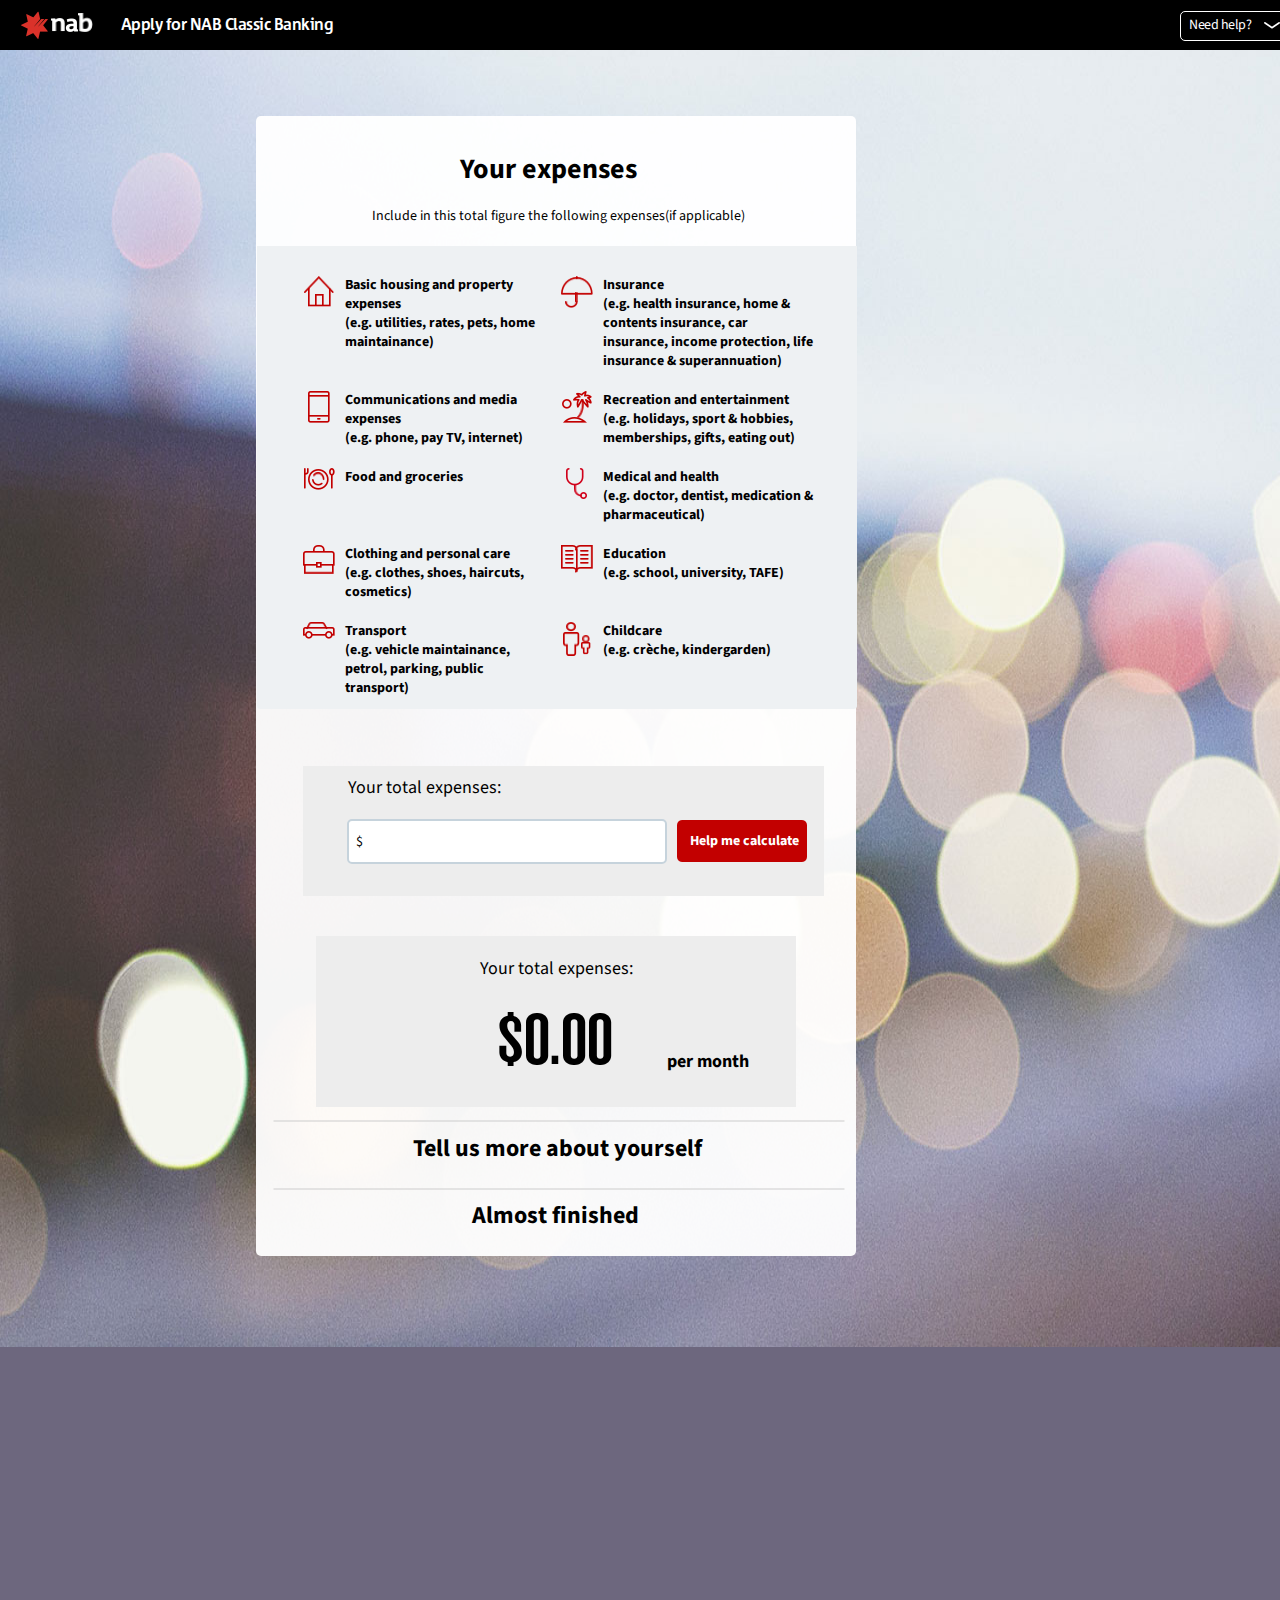
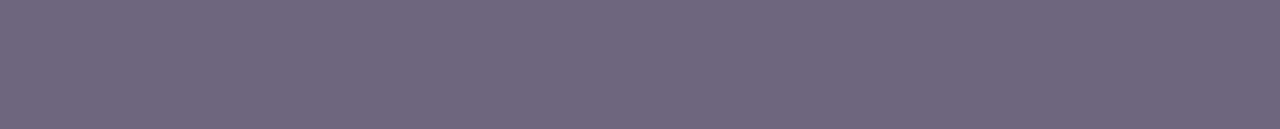
<file: AnimaPackage-Web-HzzC0/index.html>
<html>
    <head>
        <link href="./img/favicon.png" rel="shortcut icon"/>
        <meta charset="utf-8"/>
        <meta content="width=1440px, maximum-scale=1.0" name="viewport"/>
        <link href="./css/a11RewardSaverCrossSellProposed1Before.css" rel="stylesheet" type="text/css"/>
        <meta content="Launchpad by Anima" name="author">
        </meta>
    </head>
    <body style="margin: 0;
 background: rgba(109, 103, 126, 1.0);">
        <input id="anPageName" name="page" type="hidden" value="a11rewardsavercrosssellproposed1before"/>
        <div class="a11-reward-saver-cross-sell-proposed1-before">
            <div style="width: 1440px; height: 200%; position:relative; margin:auto;">
                <div class="accountsbackground">
                    <img anima-src="./img/12 reward saver  cross sell proposed1fillbefore mask.png" class="mask" src="[data-uri]"/>
                    <img anima-src="./img/12 reward saver  cross sell proposed1fillbefore accountsbackground.png" class="image1" src="[data-uri]"/>
                </div>
                <div class="components-navbar">
                    <div class="navbar">
                        <div class="rectangle1">
                        </div>
                        <div class="nab-horizontal-spot-flat-star-reverse">
                            <img anima-src="./img/12 reward saver  cross sell proposed1fillbefore fill 1.png" class="fill1" src="[data-uri]"/>
                            <img anima-src="./img/12 reward saver  cross sell proposed1fillbefore fill 2.png" class="fill2" src="[data-uri]"/>
                            <img anima-src="./img/12 reward saver  cross sell proposed1fillbefore  group 6.png" class="group6" src="[data-uri]"/>
                        </div>
                        <div class="apply-for-nab-classi">
                            Apply for NAB Classic Banking
                        </div>
                        <div class="button-ghost-with-dropdown">
                            <div class="need-help">
                                Need help?
                            </div>
                            <div class="rectangle2">
                            </div>
                            <img anima-src="./img/12 reward saver  cross sell proposed1fillbefore fill 1  1.png" class="image2" src="[data-uri]"/>
                        </div>
                        <div class="icons-padlock">
                            <img anima-src="./img/12 reward saver  cross sell proposed1fillbefore  iconspadlock.png" class="image3" src="[data-uri]"/>
                        </div>
                    </div>
                    <div class="secured-by-nab">
                        Secured by NAB
                    </div>
                </div>
                <div class="background-copy">
                </div>
                <img anima-src="./img/11 reward saver  cross sell proposed1beforerectangle 4 copy 8.png" class="rectangle4-copy8" src="[data-uri]"/>
                <div class="future-nav">
                    <img anima-src="./img/12 reward saver  cross sell proposed1fillbefore line copy 2.png" class="line-copy2" src="[data-uri]"/>
                    <div class="tell-us-more-about-y">
                        Tell us more about yourself
                    </div>
                </div>
                <div class="future-nav-copy">
                    <img anima-src="./img/12 reward saver  cross sell proposed1fillbefore line copy 2.png" class="image4" src="[data-uri]"/>
                    <div class="almost-finished">
                        Almost finished
                    </div>
                </div>
                <div class="your-expenses">
                    Your expenses
                </div>
                <img anima-src="./img/12 reward saver  cross sell proposed1fillbefore rectangle 4 copy.png" class="rectangle4-copy" src="[data-uri]"/>
                <div class="include-in-this-tota">
                    Include in this total figure the following expenses(if applicable)
                </div>
                <div class="home2">
                    <img anima-src="./img/11 reward saver  cross sell proposed1beforeshape.png" class="shape" src="[data-uri]"/>
                    <img anima-src="./img/11 reward saver  cross sell proposed1beforeshape  1.png" class="image5" src="[data-uri]"/>
                    <img anima-src="./img/11 reward saver  cross sell proposed1beforeshape  2.png" class="image6" src="[data-uri]"/>
                </div>
                <div class="phone1">
                    <img anima-src="./img/11 reward saver  cross sell proposed1beforeshape  3.png" class="image7" src="[data-uri]"/>
                    <img anima-src="./img/11 reward saver  cross sell proposed1beforeshape  5.png" class="image8" src="[data-uri]"/>
                    <img anima-src="./img/11 reward saver  cross sell proposed1beforeshape  5.png" class="image9" src="[data-uri]"/>
                    <img anima-src="./img/11 reward saver  cross sell proposed1beforeshape  6.png" class="image10" src="[data-uri]"/>
                </div>
                <div class="bag141">
                    <img anima-src="./img/11 reward saver  cross sell proposed1beforeshape  7.png" class="image11" src="[data-uri]"/>
                    <img anima-src="./img/11 reward saver  cross sell proposed1beforeshape  8.png" class="image12" src="[data-uri]"/>
                    <img anima-src="./img/11 reward saver  cross sell proposed1beforeshape  9.png" class="image13" src="[data-uri]"/>
                    <img anima-src="./img/11 reward saver  cross sell proposed1beforeshape  10.png" class="image14" src="[data-uri]"/>
                </div>
                <div class="car41">
                    <img anima-src="./img/11 reward saver  cross sell proposed1beforeshape  11.png" class="image15" src="[data-uri]"/>
                    <img anima-src="./img/11 reward saver  cross sell proposed1beforeshape  12.png" class="image16" src="[data-uri]"/>
                    <img anima-src="./img/11 reward saver  cross sell proposed1beforeshape  13.png" class="image17" src="[data-uri]"/>
                    <img anima-src="./img/11 reward saver  cross sell proposed1beforeshape  14.png" class="image18" src="[data-uri]"/>
                    <img anima-src="./img/11 reward saver  cross sell proposed1beforeshape  15.png" class="image19" src="[data-uri]"/>
                </div>
                <div class="insurance1">
                    <img anima-src="./img/11 reward saver  cross sell proposed1beforeshape  16.png" class="image20" src="[data-uri]"/>
                    <img anima-src="./img/11 reward saver  cross sell proposed1beforeshape  17.png" class="image21" src="[data-uri]"/>
                    <img anima-src="./img/11 reward saver  cross sell proposed1beforeshape  18.png" class="image22" src="[data-uri]"/>
                    <img anima-src="./img/11 reward saver  cross sell proposed1beforeshape  19.png" class="image23" src="[data-uri]"/>
                </div>
                <div class="island1">
                    <img anima-src="./img/11 reward saver  cross sell proposed1beforeshape  20.png" class="image24" src="[data-uri]"/>
                    <img anima-src="./img/11 reward saver  cross sell proposed1beforeshape  21.png" class="image25" src="[data-uri]"/>
                    <img anima-src="./img/11 reward saver  cross sell proposed1beforeshape  22.png" class="image26" src="[data-uri]"/>
                    <img anima-src="./img/11 reward saver  cross sell proposed1beforeshape  23.png" class="image27" src="[data-uri]"/>
                </div>
                <div class="health-equipment-finance-calculator1">
                    <img anima-src="./img/11 reward saver  cross sell proposed1beforeshape  24.png" class="image28" src="[data-uri]"/>
                    <img anima-src="./img/11 reward saver  cross sell proposed1beforeshape  25.png" class="image29" src="[data-uri]"/>
                    <img anima-src="./img/11 reward saver  cross sell proposed1beforeshape  26.png" class="image30" src="[data-uri]"/>
                </div>
                <div class="book201">
                    <img anima-src="./img/11 reward saver  cross sell proposed1beforeshape  27.png" class="image31" src="[data-uri]"/>
                    <img anima-src="./img/11 reward saver  cross sell proposed1beforeshape  28.png" class="image32" src="[data-uri]"/>
                    <img anima-src="./img/11 reward saver  cross sell proposed1beforeshape  36.png" class="image33" src="[data-uri]"/>
                    <img anima-src="./img/11 reward saver  cross sell proposed1beforeshape  36.png" class="image34" src="[data-uri]"/>
                    <img anima-src="./img/11 reward saver  cross sell proposed1beforeshape  36.png" class="image35" src="[data-uri]"/>
                    <img anima-src="./img/11 reward saver  cross sell proposed1beforeshape  36.png" class="image36" src="[data-uri]"/>
                    <img anima-src="./img/11 reward saver  cross sell proposed1beforeshape  36.png" class="image37" src="[data-uri]"/>
                    <img anima-src="./img/11 reward saver  cross sell proposed1beforeshape  36.png" class="image38" src="[data-uri]"/>
                    <img anima-src="./img/11 reward saver  cross sell proposed1beforeshape  36.png" class="image39" src="[data-uri]"/>
                    <img anima-src="./img/11 reward saver  cross sell proposed1beforeshape  36.png" class="image40" src="[data-uri]"/>
                </div>
                <div class="meal1">
                    <img anima-src="./img/11 reward saver  cross sell proposed1beforeshape  37.png" class="image41" src="[data-uri]"/>
                    <img anima-src="./img/11 reward saver  cross sell proposed1beforeshape  38.png" class="image42" src="[data-uri]"/>
                    <img anima-src="./img/11 reward saver  cross sell proposed1beforeshape  39.png" class="image43" src="[data-uri]"/>
                    <img anima-src="./img/11 reward saver  cross sell proposed1beforeshape  40.png" class="image44" src="[data-uri]"/>
                    <img anima-src="./img/11 reward saver  cross sell proposed1beforeshape  41.png" class="image45" src="[data-uri]"/>
                    <img anima-src="./img/11 reward saver  cross sell proposed1beforeshape  42.png" class="image46" src="[data-uri]"/>
                    <img anima-src="./img/11 reward saver  cross sell proposed1beforeshape  43.png" class="image47" src="[data-uri]"/>
                </div>
                <div class="basic-housing-and-pr">
                    Basic housing and property expenses
                    <br/>
                    (e.g. utilities, rates, pets, home maintainance)
                </div>
                <div class="iconchildcare">
                    <div class="group">
                        <div class="group1">
                            <img anima-src="./img/11 reward saver  cross sell proposed1beforeshape  44.png" class="image48" src="[data-uri]"/>
                            <img anima-src="./img/11 reward saver  cross sell proposed1beforeshape  45.png" class="image49" src="[data-uri]"/>
                        </div>
                        <div class="male21">
                            <img anima-src="./img/11 reward saver  cross sell proposed1beforeshape  46.png" class="image50" src="[data-uri]"/>
                            <img anima-src="./img/11 reward saver  cross sell proposed1beforeshape  47.png" class="image51" src="[data-uri]"/>
                        </div>
                    </div>
                </div>
                <div class="communications-and-m">
                    Communications and media expenses
                    <br/>
                    (e.g. phone, pay TV, internet)
                </div>
                <div class="food-and-groceries">
                    Food and groceries
                </div>
                <div class="clothing-and-persona">
                    Clothing and personal care
                    <br/>
                    (e.g. clothes, shoes, haircuts, cosmetics)
                </div>
                <div class="transport-eg-vehi">
                    Transport
                    <br/>
                    (e.g. vehicle maintainance, petrol, parking, public transport)
                </div>
                <div class="insurance-eg-heal">
                    Insurance
                    <br/>
                    (e.g. health insurance, home &amp; contents insurance, car insurance, income protection, life insurance &amp; superannuation)
                </div>
                <div class="recreation-and-enter">
                    Recreation and entertainment
                    <br/>
                    (e.g. holidays, sport &amp; hobbies, memberships, gifts, eating out)
                </div>
                <div class="medical-and-health">
                    Medical and health
                    <br/>
                    (e.g. doctor, dentist, medication &amp; pharmaceutical)
                </div>
                <div class="education-eg-scho">
                    Education
                    <br/>
                    (e.g. school, university, TAFE)
                </div>
                <div class="childcare-eg-crc">
                    Childcare
                    <br/>
                    (e.g. crèche, kindergarden)
                </div>
                <div class="home2-copy">
                    <img anima-src="./img/11 reward saver  cross sell proposed1beforeshape  48.png" class="image52" src="[data-uri]"/>
                    <img anima-src="./img/11 reward saver  cross sell proposed1beforeshape  49.png" class="image53" src="[data-uri]"/>
                    <img anima-src="./img/11 reward saver  cross sell proposed1beforeshape  50.png" class="image54" src="[data-uri]"/>
                </div>
                <div class="rectangle8">
                </div>
                <div class="your-total-expenses">
                    Your total expenses:
                </div>
                <div class="dropdown-copy9">
                    <input type="number" class="field-border" name ="number_input">
                  </input>
                    <div class="label1">
                        $
                    </div>
                </div>
                <div class="button-help-cal">
                    <img anima-src="./img/11 reward saver  cross sell proposed1beforerectangle 50.png" class="rectangle50" src="[data-uri]"/>
                    <div class="help-me-calculate">
                        Help me calculate
                    </div>
                </div>
                <div class="total-expenses">
                    <div class="view1">
                    </div>
                    <div class="a000_page1">
                        $0.00
                    </div>
                    <div class="per-month">
                        per month
                    </div>
                    <div class="label2">
                        Your total expenses:
                    </div>
                </div>
            </div>
        </div>
        <!-- Scripts -->
        <script>
            anima_isHidden = function(e) {
                if (!(e instanceof HTMLElement)) return !1;
                if (getComputedStyle(e).display == "none") return !0; else if (e.parentNode && anima_isHidden(e.parentNode)) return !0;
                return !1;
            };
            anima_loadAsyncSrcForTag = function(tag) {
                var elements = document.getElementsByTagName(tag);
                var toLoad = [];
                for (var i = 0; i < elements.length; i++) {
                    var e = elements[i];
                    var src = e.getAttribute("src");
                    var loaded = (src != undefined && src.length > 0 && src != '[data-uri]');
                    if (loaded) continue;
                    var asyncSrc = e.getAttribute("anima-src");
                    if (asyncSrc == undefined || asyncSrc.length == 0) continue;
                    if (anima_isHidden(e)) continue;
                    toLoad.push(e);
                }
                toLoad.sort(function(a, b) {
                    return anima_getTop(a) - anima_getTop(b);
                });
                for (var i = 0; i < toLoad.length; i++) {
                    var e = toLoad[i];
                    var asyncSrc = e.getAttribute("anima-src");
                    e.setAttribute("src", asyncSrc);
                }
            };
            anima_pauseHiddenVideos = function(tag) {
                var elements = document.getElementsByTagName("video");
                for (var i = 0; i < elements.length; i++) {
                    var e = elements[i];
                    var isPlaying = !!(e.currentTime > 0 && !e.paused && !e.ended && e.readyState > 2);
                    var isHidden = anima_isHidden(e);
                    if (!isPlaying && !isHidden && e.getAttribute("autoplay") == "autoplay") {
                        e.play();
                    } else if (isPlaying && isHidden) {
                        e.pause();
                    }
                }
            };
            anima_loadAsyncSrc = function(tag) {
                anima_loadAsyncSrcForTag("img");
                anima_loadAsyncSrcForTag("iframe");
                anima_loadAsyncSrcForTag("video");
                anima_pauseHiddenVideos();
            };
            var anima_getTop = function(e) {
                var top = 0;
                do {
                    top += e.offsetTop || 0;
                    e = e.offsetParent;
                } while (e);
                return top;
            };
            anima_loadAsyncSrc();
            anima_old_onResize = window.onresize;
            anima_new_onResize = undefined;
            anima_updateOnResize = function() {
                if (anima_new_onResize == undefined || window.onresize != anima_new_onResize) {
                    anima_new_onResize = function(x) {
                        if (anima_old_onResize != undefined) anima_old_onResize(x);
                        anima_loadAsyncSrc();
                    };
                    window.onresize = anima_new_onResize;
                    setTimeout(function() {
                        anima_updateOnResize();
                    }, 3000);
                }
            };
            anima_updateOnResize();
            setTimeout(function() {
                anima_loadAsyncSrc();
            }, 200);
        </script>
        <!-- End of Scripts -->

        <script
  src="https://code.jquery.com/jquery-3.2.1.js"
  integrity="sha256-DZAnKJ/6XZ9si04Hgrsxu/8s717jcIzLy3oi35EouyE="
  crossorigin="anonymous"></script>
        <script src="file:///Users/userUser/Desktop/AnimaPackage-Web-HzzC0/main/main.js"></script>
    </body>
</html>
</file>
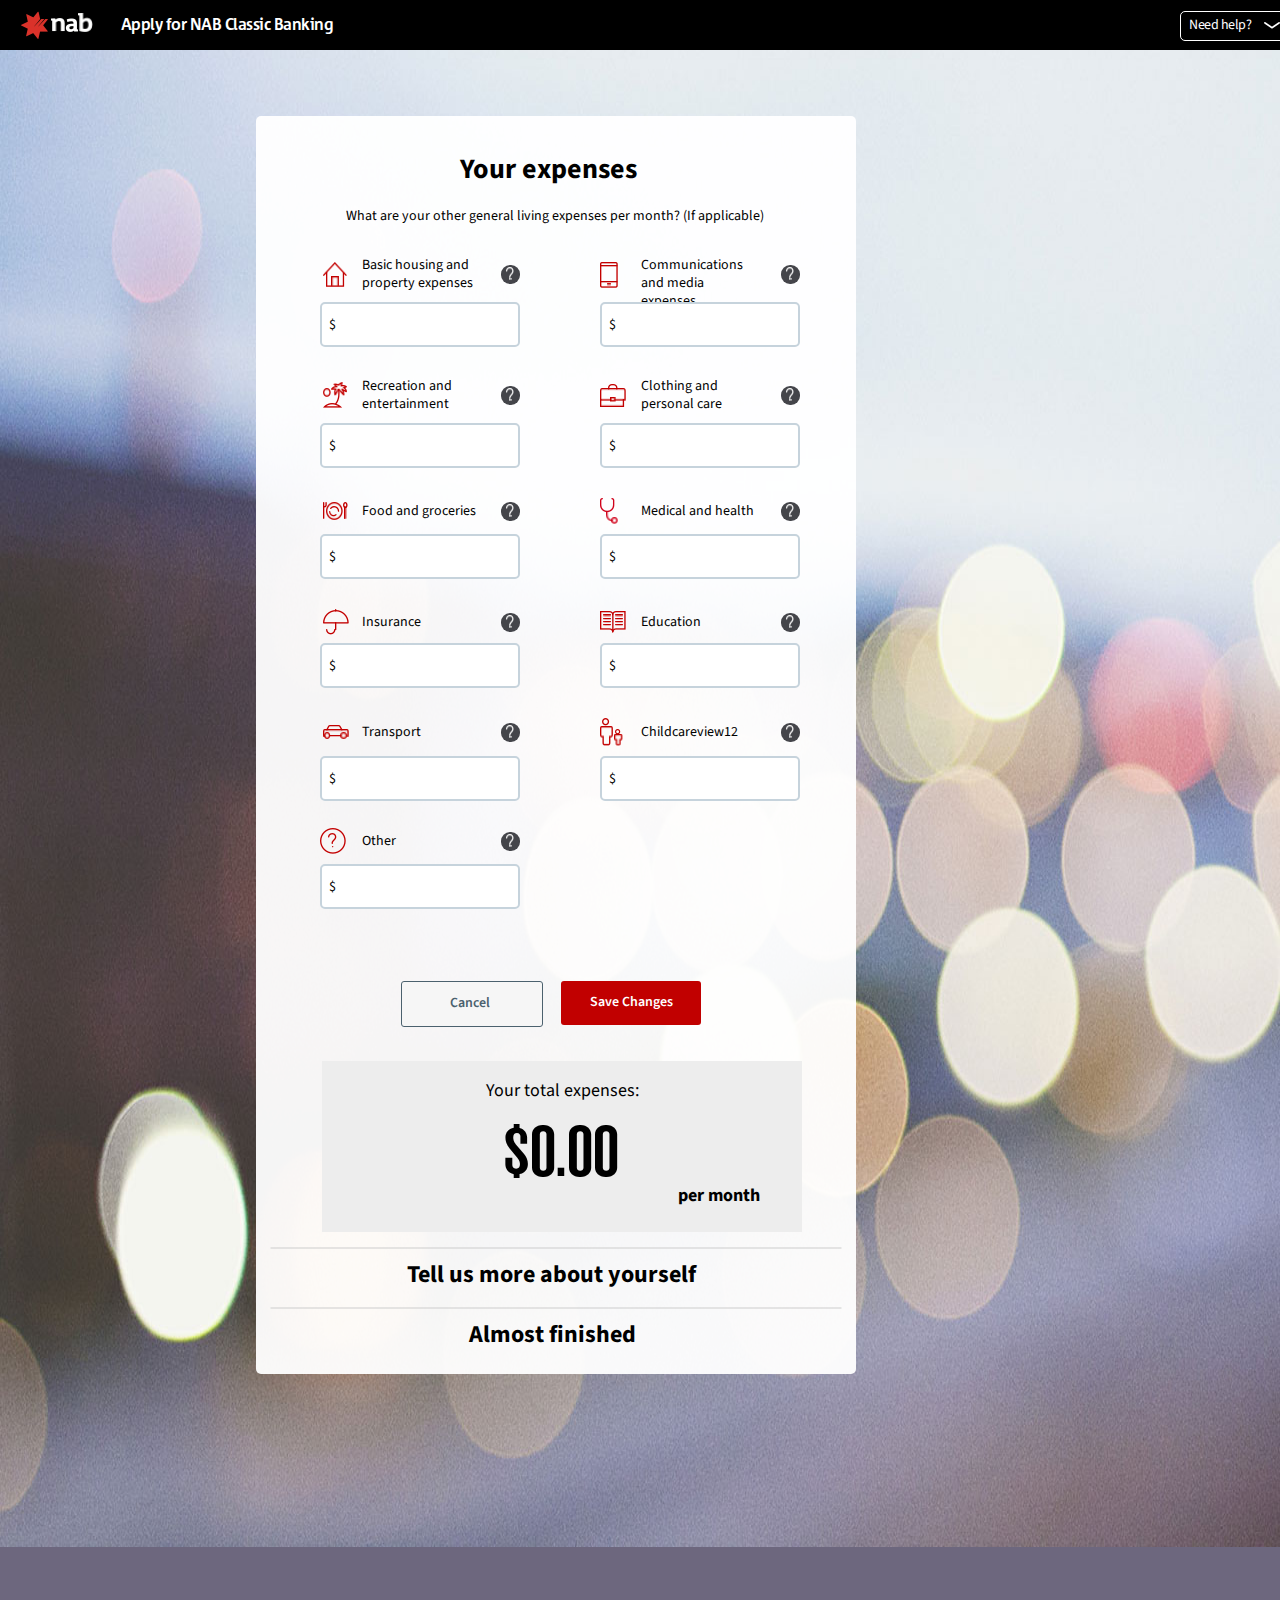
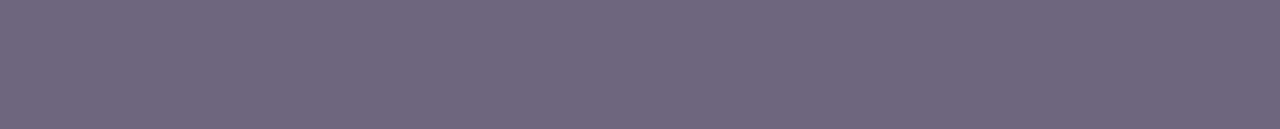
<file: a12rewardsavercrosssellproposed1fillbefore.html>
<html>
    <head>
        <link href="./img/favicon.png" rel="shortcut icon"/>
        <meta charset="utf-8"/>
        <meta content="width=1440px, maximum-scale=1.0" name="viewport"/>
        <link href="./css/a12RewardSaverCrossSellProposed1FillBefore.css" rel="stylesheet" type="text/css"/>
        <meta content="Launchpad by Anima" name="author">
        </meta>
    </head>
    <body style="margin: 0;
 background: rgba(109, 103, 126, 1.0);">
        <input id="anPageName" name="page" type="hidden" value="a12rewardsavercrosssellproposed1fillbefore"/>
        <div class="a12-reward-saver-cross-sell-proposed1-fill-before">
            <div style="width: 1440px; height: 100%; position:relative; margin:auto;">
                <div class="accountsbackground">
                    <img anima-src="./img/12 reward saver  cross sell proposed1fillbefore mask.png" class="mask" src="[data-uri]"/>
                    <img anima-src="./img/12 reward saver  cross sell proposed1fillbefore accountsbackground.png" class="image1" src="[data-uri]"/>
                </div>
                <div class="components-navbar">
                    <div class="navbar">
                        <div class="rectangle1">
                        </div>
                        <div class="nab-horizontal-spot-flat-star-reverse">
                            <img anima-src="./img/12 reward saver  cross sell proposed1fillbefore fill 1.png" class="fill1" src="[data-uri]"/>
                            <img anima-src="./img/12 reward saver  cross sell proposed1fillbefore fill 2.png" class="fill2" src="[data-uri]"/>
                            <img anima-src="./img/12 reward saver  cross sell proposed1fillbefore  group 6.png" class="group6" src="[data-uri]"/>
                        </div>
                        <div class="apply-for-nab-classi">
                            Apply for NAB Classic Banking
                        </div>
                        <div class="button-ghost-with-dropdown">
                            <div class="need-help">
                                Need help?
                            </div>
                            <div class="rectangle2">
                            </div>
                            <img anima-src="./img/12 reward saver  cross sell proposed1fillbefore fill 1  1.png" class="image2" src="[data-uri]"/>
                        </div>
                        <div class="icons-padlock">
                            <img anima-src="./img/12 reward saver  cross sell proposed1fillbefore  iconspadlock.png" class="image3" src="[data-uri]"/>
                        </div>
                    </div>
                    <div class="secured-by-nab">
                        Secured by NAB
                    </div>
                </div>
                <div class="background-copy">
                </div>
                <div class="future-nav">
                    <img anima-src="./img/12 reward saver  cross sell proposed1fillbefore line copy 2.png" class="line-copy2" src="[data-uri]"/>
                    <div class="tell-us-more-about-y">
                        Tell us more about yourself
                    </div>
                </div>
                <div class="future-nav-copy">
                    <img anima-src="./img/12 reward saver  cross sell proposed1fillbefore line copy 2.png" class="image4" src="[data-uri]"/>
                    <div class="almost-finished">
                        Almost finished
                    </div>
                </div>
                <div class="your-expenses">
                    Your expenses
                </div>
                <img anima-src="./img/12 reward saver  cross sell proposed1fillbefore rectangle 4 copy.png" class="rectangle4-copy" src="[data-uri]"/>
                <div class="what-are-your-other">
                    What are your other general living expenses per month? (If applicable)
                </div>
                <div class="home2">
                    <img anima-src="./img/12 reward saver  cross sell proposed1fillbefore shape.png" class="shape" src="[data-uri]"/>
                    <img anima-src="./img/12 reward saver  cross sell proposed1fillbefore shape  1.png" class="image5" src="[data-uri]"/>
                    <img anima-src="./img/12 reward saver  cross sell proposed1fillbefore shape  2.png" class="image6" src="[data-uri]"/>
                </div>
                <div class="phone1">
                    <img anima-src="./img/12 reward saver  cross sell proposed1fillbefore shape  3.png" class="image7" src="[data-uri]"/>
                    <img anima-src="./img/12 reward saver  cross sell proposed1fillbefore shape  5.png" class="image8" src="[data-uri]"/>
                    <img anima-src="./img/12 reward saver  cross sell proposed1fillbefore shape  5.png" class="image9" src="[data-uri]"/>
                    <img anima-src="./img/12 reward saver  cross sell proposed1fillbefore shape  6.png" class="image10" src="[data-uri]"/>
                </div>
                <div class="bag141">
                    <img anima-src="./img/12 reward saver  cross sell proposed1fillbefore shape  7.png" class="image11" src="[data-uri]"/>
                    <img anima-src="./img/12 reward saver  cross sell proposed1fillbefore shape  8.png" class="image12" src="[data-uri]"/>
                    <img anima-src="./img/12 reward saver  cross sell proposed1fillbefore shape  9.png" class="image13" src="[data-uri]"/>
                    <img anima-src="./img/12 reward saver  cross sell proposed1fillbefore shape  10.png" class="image14" src="[data-uri]"/>
                </div>
                <div class="car41">
                    <img anima-src="./img/12 reward saver  cross sell proposed1fillbefore shape  11.png" class="image15" src="[data-uri]"/>
                    <img anima-src="./img/12 reward saver  cross sell proposed1fillbefore shape  12.png" class="image16" src="[data-uri]"/>
                    <img anima-src="./img/12 reward saver  cross sell proposed1fillbefore shape  13.png" class="image17" src="[data-uri]"/>
                    <img anima-src="./img/12 reward saver  cross sell proposed1fillbefore shape  14.png" class="image18" src="[data-uri]"/>
                    <img anima-src="./img/12 reward saver  cross sell proposed1fillbefore shape  15.png" class="image19" src="[data-uri]"/>
                </div>
                <div class="insurance1">
                    <img anima-src="./img/12 reward saver  cross sell proposed1fillbefore shape  16.png" class="image20" src="[data-uri]"/>
                    <img anima-src="./img/12 reward saver  cross sell proposed1fillbefore shape  17.png" class="image21" src="[data-uri]"/>
                    <img anima-src="./img/12 reward saver  cross sell proposed1fillbefore shape  18.png" class="image22" src="[data-uri]"/>
                    <img anima-src="./img/12 reward saver  cross sell proposed1fillbefore shape  19.png" class="image23" src="[data-uri]"/>
                </div>
                <div class="island1">
                    <img anima-src="./img/12 reward saver  cross sell proposed1fillbefore shape  20.png" class="image24" src="[data-uri]"/>
                    <img anima-src="./img/12 reward saver  cross sell proposed1fillbefore shape  21.png" class="image25" src="[data-uri]"/>
                    <img anima-src="./img/12 reward saver  cross sell proposed1fillbefore shape  22.png" class="image26" src="[data-uri]"/>
                    <img anima-src="./img/12 reward saver  cross sell proposed1fillbefore shape  23.png" class="image27" src="[data-uri]"/>
                </div>
                <div class="health-equipment-finance-calculator1">
                    <img anima-src="./img/12 reward saver  cross sell proposed1fillbefore shape  24.png" class="image28" src="[data-uri]"/>
                    <img anima-src="./img/12 reward saver  cross sell proposed1fillbefore shape  25.png" class="image29" src="[data-uri]"/>
                    <img anima-src="./img/12 reward saver  cross sell proposed1fillbefore shape  26.png" class="image30" src="[data-uri]"/>
                </div>
                <div class="book201">
                    <img anima-src="./img/12 reward saver  cross sell proposed1fillbefore shape  27.png" class="image31" src="[data-uri]"/>
                    <img anima-src="./img/12 reward saver  cross sell proposed1fillbefore shape  28.png" class="image32" src="[data-uri]"/>
                    <img anima-src="./img/12 reward saver  cross sell proposed1fillbefore shape  36.png" class="image33" src="[data-uri]"/>
                    <img anima-src="./img/12 reward saver  cross sell proposed1fillbefore shape  36.png" class="image34" src="[data-uri]"/>
                    <img anima-src="./img/12 reward saver  cross sell proposed1fillbefore shape  36.png" class="image35" src="[data-uri]"/>
                    <img anima-src="./img/12 reward saver  cross sell proposed1fillbefore shape  36.png" class="image36" src="[data-uri]"/>
                    <img anima-src="./img/12 reward saver  cross sell proposed1fillbefore shape  36.png" class="image37" src="[data-uri]"/>
                    <img anima-src="./img/12 reward saver  cross sell proposed1fillbefore shape  36.png" class="image38" src="[data-uri]"/>
                    <img anima-src="./img/12 reward saver  cross sell proposed1fillbefore shape  36.png" class="image39" src="[data-uri]"/>
                    <img anima-src="./img/12 reward saver  cross sell proposed1fillbefore shape  36.png" class="image40" src="[data-uri]"/>
                </div>
                <div class="meal1">
                    <img anima-src="./img/12 reward saver  cross sell proposed1fillbefore shape  37.png" class="image41" src="[data-uri]"/>
                    <img anima-src="./img/12 reward saver  cross sell proposed1fillbefore shape  38.png" class="image42" src="[data-uri]"/>
                    <img anima-src="./img/12 reward saver  cross sell proposed1fillbefore shape  39.png" class="image43" src="[data-uri]"/>
                    <img anima-src="./img/12 reward saver  cross sell proposed1fillbefore shape  40.png" class="image44" src="[data-uri]"/>
                    <img anima-src="./img/12 reward saver  cross sell proposed1fillbefore shape  41.png" class="image45" src="[data-uri]"/>
                    <img anima-src="./img/12 reward saver  cross sell proposed1fillbefore shape  42.png" class="image46" src="[data-uri]"/>
                    <img anima-src="./img/12 reward saver  cross sell proposed1fillbefore shape  43.png" class="image47" src="[data-uri]"/>
                </div>
                <div class="basic-housing-and-pr">
                    Basic housing and property expenses
                </div>
                <div class="group">
                    <div class="group1">
                        <img anima-src="./img/12 reward saver  cross sell proposed1fillbefore shape  44.png" class="image48" src="[data-uri]"/>
                        <img anima-src="./img/12 reward saver  cross sell proposed1fillbefore shape  45.png" class="image49" src="[data-uri]"/>
                    </div>
                    <div class="male21">
                        <img anima-src="./img/12 reward saver  cross sell proposed1fillbefore shape  46.png" class="image50" src="[data-uri]"/>
                        <img anima-src="./img/12 reward saver  cross sell proposed1fillbefore shape  47.png" class="image51" src="[data-uri]"/>
                    </div>
                </div>
                <div class="question1">
                    <div class="path">
                    </div>
                    <img anima-src="./img/12 reward saver  cross sell proposed1fillbefore shape  68.png" class="image52" src="[data-uri]"/>
                    <img anima-src="./img/12 reward saver  cross sell proposed1fillbefore shape  69.png" class="image53" src="[data-uri]"/>
                </div>
                <div class="question1-copy3">
                    <div class="view1">
                    </div>
                    <img anima-src="./img/12 reward saver  cross sell proposed1fillbefore shape  68.png" class="image54" src="[data-uri]"/>
                    <img anima-src="./img/12 reward saver  cross sell proposed1fillbefore shape  69.png" class="image55" src="[data-uri]"/>
                </div>
                <div class="question1-copy5">
                    <div class="view2">
                    </div>
                    <img anima-src="./img/12 reward saver  cross sell proposed1fillbefore shape  68.png" class="image56" src="[data-uri]"/>
                    <img anima-src="./img/12 reward saver  cross sell proposed1fillbefore shape  69.png" class="image57" src="[data-uri]"/>
                </div>
                <div class="question1-copy7">
                    <div class="view3">
                    </div>
                    <img anima-src="./img/12 reward saver  cross sell proposed1fillbefore shape  68.png" class="image58" src="[data-uri]"/>
                    <img anima-src="./img/12 reward saver  cross sell proposed1fillbefore shape  69.png" class="image59" src="[data-uri]"/>
                </div>
                <div class="question1-copy9">
                    <div class="view4">
                    </div>
                    <img anima-src="./img/12 reward saver  cross sell proposed1fillbefore shape  68.png" class="image60" src="[data-uri]"/>
                    <img anima-src="./img/12 reward saver  cross sell proposed1fillbefore shape  69.png" class="image61" src="[data-uri]"/>
                </div>
                <div class="question1-copy11">
                    <div class="view5">
                    </div>
                    <img anima-src="./img/12 reward saver  cross sell proposed1fillbefore shape  68.png" class="image62" src="[data-uri]"/>
                    <img anima-src="./img/12 reward saver  cross sell proposed1fillbefore shape  69.png" class="image63" src="[data-uri]"/>
                </div>
                <div class="question1-copy2">
                    <div class="view6">
                    </div>
                    <img anima-src="./img/12 reward saver  cross sell proposed1fillbefore shape  68.png" class="image64" src="[data-uri]"/>
                    <img anima-src="./img/12 reward saver  cross sell proposed1fillbefore shape  69.png" class="image65" src="[data-uri]"/>
                </div>
                <div class="question1-copy4">
                    <div class="view7">
                    </div>
                    <img anima-src="./img/12 reward saver  cross sell proposed1fillbefore shape  68.png" class="image66" src="[data-uri]"/>
                    <img anima-src="./img/12 reward saver  cross sell proposed1fillbefore shape  69.png" class="image67" src="[data-uri]"/>
                </div>
                <div class="question1-copy6">
                    <div class="view8">
                    </div>
                    <img anima-src="./img/12 reward saver  cross sell proposed1fillbefore shape  68.png" class="image68" src="[data-uri]"/>
                    <img anima-src="./img/12 reward saver  cross sell proposed1fillbefore shape  69.png" class="image69" src="[data-uri]"/>
                </div>
                <div class="question1-copy8">
                    <div class="view9">
                    </div>
                    <img anima-src="./img/12 reward saver  cross sell proposed1fillbefore shape  68.png" class="image70" src="[data-uri]"/>
                    <img anima-src="./img/12 reward saver  cross sell proposed1fillbefore shape  69.png" class="image71" src="[data-uri]"/>
                </div>
                <div class="view10">
                    <div class="question1-copy10">
                        <div class="view11">
                        </div>
                        <div class="question2">
                            <img anima-src="./img/12 reward saver  cross sell proposed1fillbefore shape  68.png" class="image72" src="[data-uri]"/>
                        </div>
                        <img anima-src="./img/12 reward saver  cross sell proposed1fillbefore shape  69.png" class="image73" src="[data-uri]"/>
                    </div>
                </div>
                <div class="communications-and-m">
                    Communications and media expenses
                </div>
                <div class="food-and-groceries">
                    Food and groceries
                </div>
                <div class="clothing-and-persona">
                    Clothing and personal care
                </div>
                <div class="transport">
                    Transport
                </div>
                <div class="other">
                    Other
                </div>
                <div class="insurance">
                    Insurance
                </div>
                <div class="recreation-and-enter">
                    Recreation and entertainment
                </div>
                <div class="medical-and-health">
                    Medical and health
                </div>
                <div class="education">
                    Education
                </div>
                <div class="childcare">
                    Childcareview12
                </div>
                <div class="dropdown-copy2">
                    <input type="number" class="field-border_page2" name="number1">
                  </input>
                    <div class="label1">
                        $
                    </div>
                </div>
                <div class="dropdown-copy4">
                    <input type="number" class="view12" name ="number2">
                  </input>
                    <div class="label2">
                        $
                    </div>
                </div>view12
                <div class="dropdown-copy5">
                    <input type="number" class="view13" name = "number3">
                  </input>
                    <div class="label3">
                        $
                    </div>
                </div>
                <div class="dropdown-copy7">
                    <input type ="number" class="view14" name = "number4">
                  </input>
                    <div class="label4">
                        $
                    </div>
                </div>
                <div class="dropdown-copy9">
                    <input type ="number" class="view15" name = "number5">
                  </input>
                    <div class="label5">
                        $
                    </div>
                </div>
                <div class="dropdown-copy11">
                    <input type="number" class="view16" name = "number6">
                  </input>
                    <div class="label6">
                        $
                    </div>
                </div>
                <div class="dropdown-copy13">
                    <input type = "number" class="view17" name = "number7">
                  </input>
                    <div class="label7">
                        $
                    </div>
                </div>
                <div class="dropdown-copy6">
                    <input type="number" class="view18" name = "number9">
                  </input>
                    <div class="label8">
                        $
                    </div>
                </div>
                <div class="dropdown-copy8">
                   <input type="number" class="view19" name = "number10">
                 </input>
                    <div class="label9">
                        $
                    </div>
                </div>
                <div class="dropdown-copy10">
                    <input type="number" class="view20" name = "number11">
                  </input>
                    <div class="label10">
                        $
                    </div>
                </div>
                <div class="dropdown-copy12">
                    <input type="number" class="view21" name = "number12">
                  </input>
                    <div class="label11">
                        $
                    </div>
                </div>
                <div class="question1-copy">
                    <img anima-src="./img/12 reward saver  cross sell proposed1fillbefore shape  70.png" class="image74" src="[data-uri]"/>
                    <img anima-src="./img/12 reward saver  cross sell proposed1fillbefore shape  71.png" class="image75" src="[data-uri]"/>
                    <img anima-src="./img/12 reward saver  cross sell proposed1fillbefore shape  72.png" class="image76" src="[data-uri]"/>
                </div>
                <div class="rectangle8">
                </div>
                <div class="a000">
                    $0.00
                </div>
                <div class="per-month">
                    per month
                </div>
                <div class="your-total-expenses">
                    Your total expenses:
                </div>
                <div class="view22">
                    <div class="group4">
                        <div class="rectangle6">
                        </div>
                        <div class="save-changes">
                            Save Changes
                        </div>
                    </div>
                </div>
                <div class="group5">
                    <div class="rectangle6-copy">
                    </div>
                    <div class="cancel">
                        Cancel
                    </div>
                </div>
            </div>
        </div>
        <!-- Scripts -->
        <script>
            anima_isHidden = function(e) {
                if (!(e instanceof HTMLElement)) return !1;
                if (getComputedStyle(e).display == "none") return !0; else if (e.parentNode && anima_isHidden(e.parentNode)) return !0;
                return !1;
            };
            anima_loadAsyncSrcForTag = function(tag) {
                var elements = document.getElementsByTagName(tag);
                var toLoad = [];
                for (var i = 0; i < elements.length; i++) {
                    var e = elements[i];
                    var src = e.getAttribute("src");
                    var loaded = (src != undefined && src.length > 0 && src != '[data-uri]');
                    if (loaded) continue;
                    var asyncSrc = e.getAttribute("anima-src");
                    if (asyncSrc == undefined || asyncSrc.length == 0) continue;
                    if (anima_isHidden(e)) continue;
                    toLoad.push(e);
                }
                toLoad.sort(function(a, b) {
                    return anima_getTop(a) - anima_getTop(b);
                });
                for (var i = 0; i < toLoad.length; i++) {
                    var e = toLoad[i];
                    var asyncSrc = e.getAttribute("anima-src");
                    e.setAttribute("src", asyncSrc);
                }
            };
            anima_pauseHiddenVideos = function(tag) {
                var elements = document.getElementsByTagName("video");
                for (var i = 0; i < elements.length; i++) {
                    var e = elements[i];
                    var isPlaying = !!(e.currentTime > 0 && !e.paused && !e.ended && e.readyState > 2);
                    var isHidden = anima_isHidden(e);
                    if (!isPlaying && !isHidden && e.getAttribute("autoplay") == "autoplay") {
                        e.play();
                    } else if (isPlaying && isHidden) {
                        e.pause();
                    }
                }
            };
            anima_loadAsyncSrc = function(tag) {
                anima_loadAsyncSrcForTag("img");
                anima_loadAsyncSrcForTag("iframe");
                anima_loadAsyncSrcForTag("video");
                anima_pauseHiddenVideos();
            };
            var anima_getTop = function(e) {
                var top = 0;
                do {
                    top += e.offsetTop || 0;
                    e = e.offsetParent;
                } while (e);
                return top;
            };
            anima_loadAsyncSrc();
            anima_old_onResize = window.onresize;
            anima_new_onResize = undefined;
            anima_updateOnResize = function() {
                if (anima_new_onResize == undefined || window.onresize != anima_new_onResize) {
                    anima_new_onResize = function(x) {
                        if (anima_old_onResize != undefined) anima_old_onResize(x);
                        anima_loadAsyncSrc();
                    };
                    window.onresize = anima_new_onResize;
                    setTimeout(function() {
                        anima_updateOnResize();
                    }, 3000);
                }
            };
            anima_updateOnResize();
            setTimeout(function() {
                anima_loadAsyncSrc();
            }, 200);
        </script>
        <!-- End of Scripts -->

        <script
  src="https://code.jquery.com/jquery-3.2.1.js"
  integrity="sha256-DZAnKJ/6XZ9si04Hgrsxu/8s717jcIzLy3oi35EouyE="
  crossorigin="anonymous"></script>
        <script src="file:///Users/userUser/Desktop/AnimaPackage-Web-HzzC0/main/main.js"></script>
    </body>
</html>
</file>
<file: AnimaPackage-Web-HzzC0/css/a11RewardSaverCrossSellProposed1Before.css>
@import url('https://fonts.googleapis.com/css?family=Source+Sans+Pro:400,700,600');

@font-face {
  font-family: "CorpidC1-Bold";
  src: url('../fonts/CorpidC1-Bold.otf') format("opentype");
}
@font-face {
  font-family: "NABImpact";
  src: url('../fonts/NAB Impact-Regular.otf') format("opentype");
}

.a11-reward-saver-cross-sell-proposed1-before {
  width               : 100%;
  min-width           : 1440px;
  height              : 100%;
  min-height          : 1729px;
  position            : relative;
  overflow            : hidden;
  margin              : 0px;
  background          : rgba(109, 103, 126, 1.0);
}
a {
  text-decoration     : none;
}
div {
  -webkit-text-size-adjust: none;
}
.a11-reward-saver-cross-sell-proposed1-before .accountsbackground {
  background          : rgba(255, 255, 255, 0.0);
  top                 : 33px;
  height              : 110%;
  width               : 1522px;
  position            : absolute;
  margin              : 0;
  left                : -36px;
  overflow            : hidden;
}
.a11-reward-saver-cross-sell-proposed1-before .accountsbackground .mask {
  background          : rgba(255, 255, 255, 0.0);
  top                 : 0px;
  height              : 1092px;
  width               : 1522px;
  position            : absolute;
  margin              : 0;
  left                : 0px;
}
.a11-reward-saver-cross-sell-proposed1-before .accountsbackground .image1 {
  background          : rgba(255, 255, 255, 0.0);
  top                 : 14px;
  height              : 1300px;
  width               : 1920px;
  position            : absolute;
  margin              : 0;
  left                : -204px;
}
.a11-reward-saver-cross-sell-proposed1-before .components-navbar {
  background          : rgba(255, 255, 255, 0.0);
  top                 : 0px;
  height              : 50px;
  width               : 1440px;
  position            : absolute;
  margin              : 0;
  left                : 0px;
}
.a11-reward-saver-cross-sell-proposed1-before .components-navbar .navbar {
  background          : rgba(255, 255, 255, 0.0);
  top                 : 0px;
  height              : 50px;
  width               : 1440px;
  position            : absolute;
  margin              : 0;
  left                : 0px;
}
.a11-reward-saver-cross-sell-proposed1-before .components-navbar .navbar .rectangle1 {
  background          : rgba(0, 0, 0, 1.0);
  top                 : 0px;
  height              : 50px;
  width               : 105.7%;
  position            : absolute;
  margin              : 0;
  left                : 0px;
  margin-left         : -2.2em;
}
.a11-reward-saver-cross-sell-proposed1-before .components-navbar .navbar .nab-horizontal-spot-flat-star-reverse {
  background          : rgba(255, 255, 255, 0.0);
  top                 : 11px;
  height              : 28px;
  width               : 72px;
  position            : absolute;
  margin              : 0;
  left                : 21px;
}
.a11-reward-saver-cross-sell-proposed1-before .components-navbar .navbar .nab-horizontal-spot-flat-star-reverse .fill1 {
  background          : rgba(255, 255, 255, 0.0);
  top                 : 7px;
  height              : 14px;
  width               : 14px;
  position            : absolute;
  margin              : 0;
  left                : 30px;
}
.a11-reward-saver-cross-sell-proposed1-before .components-navbar .navbar .nab-horizontal-spot-flat-star-reverse .fill2 {
  background          : rgba(255, 255, 255, 0.0);
  top                 : 2px;
  height              : 19px;
  width               : 15px;
  position            : absolute;
  margin              : 0;
  left                : 57px;
}
.a11-reward-saver-cross-sell-proposed1-before .components-navbar .navbar .nab-horizontal-spot-flat-star-reverse .group6 {
  background          : rgba(255, 255, 255, 0.0);
  top                 : 0px;
  height              : 28px;
  width               : 58px;
  position            : absolute;
  margin              : 0;
  left                : 0px;
}
.a11-reward-saver-cross-sell-proposed1-before .components-navbar .navbar .apply-for-nab-classi {
  background          : rgba(255, 255, 255, 0.0);
  top                 : 14px;
  height              : auto;
  width               : auto;
  position            : absolute;
  margin              : 0;
  left                : 121px;
  font-family         : "CorpidC1-Bold", Helvetica, Arial, serif;
  font-size           : 16.0px;
  color               : rgba(255, 255, 255, 1.0);
  text-align          : left;
  letter-spacing      : -0.51px;
  line-height         : 20.0px;
}
.a11-reward-saver-cross-sell-proposed1-before .components-navbar .navbar .button-ghost-with-dropdown {
  background          : rgba(255, 255, 255, 0.0);
  top                 : 11px;
  height              : 28px;
  width               : 111px;
  position            : absolute;
  margin              : 0;
  left                : 1180px;
}
.a11-reward-saver-cross-sell-proposed1-before .components-navbar .navbar .button-ghost-with-dropdown .need-help {
  background          : rgba(255, 255, 255, 0.0);
  top                 : 5px;
  height              : auto;
  width               : auto;
  position            : absolute;
  margin              : 0;
  left                : 9px;
  font-family         : "Source Sans Pro", Helvetica, Arial, serif;
  font-weight         : 400;
  font-style          : normal;
  font-size           : 14.0px;
  color               : rgba(255, 255, 255, 1.0);
  text-align          : left;
  letter-spacing      : -0.45px;
  line-height         : 18.0px;
}
.a11-reward-saver-cross-sell-proposed1-before .components-navbar .navbar .button-ghost-with-dropdown .rectangle2 {
  background          : rgba(255, 255, 255, 0.0);
  top                 : 0px;
  height              : 28px;
  width               : 111px;
  position            : absolute;
  margin              : 0;
  left                : 0px;
  border-radius       : 5px;
  border-style        : solid;
  border-width        : 1;
  border-color        : rgba(255, 255, 255, 1.0);
}
.a11-reward-saver-cross-sell-proposed1-before .components-navbar .navbar .button-ghost-with-dropdown .image2 {
  background          : rgba(255, 255, 255, 0.0);
  top                 : 11px;
  height              : 7px;
  width               : 16px;
  position            : absolute;
  margin              : 0;
  left                : 84px;
}
.a11-reward-saver-cross-sell-proposed1-before .components-navbar .navbar .icons-padlock {
  background          : rgba(255, 255, 255, 0.0);
  top                 : 15px;
  height              : 19px;
  width               : 18px;
  position            : absolute;
  margin              : 0;
  left                : 1311px;
  opacity             : 0.6;
}
.a11-reward-saver-cross-sell-proposed1-before .components-navbar .navbar .icons-padlock .image3 {
  background          : rgba(255, 255, 255, 0.0);
  top                 : 0px;
  height              : 19px;
  width               : 18px;
  position            : relative;
  margin              : 0;
  left                : 0px;
  opacity             : 0.6;
}
.a11-reward-saver-cross-sell-proposed1-before .components-navbar .secured-by-nab {
  background          : rgba(255, 255, 255, 0.0);
  top                 : 17px;
  height              : auto;
  width               : auto;
  position            : absolute;
  margin              : 0;
  left                : 1336px;
  font-family         : "CorpidC1-Bold", Helvetica, Arial, serif;
  font-size           : 12.0px;
  color               : rgba(154, 154, 154, 1.0);
  text-align          : left;
  letter-spacing      : -0.39px;
  line-height         : 15.0px;
}
.a11-reward-saver-cross-sell-proposed1-before .background-copy {
  background          : rgba(255, 255, 255, 0.95);
  top                 : 116px;
  height              : 1140px;
  width               : 600px;
  position            : absolute;
  margin              : 0;
  left                : 256px;
  border-radius       : 5px;
}
.a11-reward-saver-cross-sell-proposed1-before .rectangle4-copy8 {
  background          : rgba(255, 255, 255, 0.0);
  top                 : 246px;
  height              : 463px;
  width               : 600px;
  position            : absolute;
  margin              : 0;
  left                : 257px;
}
.a11-reward-saver-cross-sell-proposed1-before .future-nav {
  background          : rgba(255, 255, 255, 0.0);
  top                 : 1120px;
  height              : 44px;
  width               : 572px;
  position            : absolute;
  margin              : 0;
  left                : 273px;
}
.a11-reward-saver-cross-sell-proposed1-before .future-nav .line-copy2 {
  background          : rgba(255, 255, 255, 0.0);
  top                 : 0px;
  height              : 2px;
  width               : 572px;
  position            : absolute;
  margin              : 0;
  left                : 0px;
}
.a11-reward-saver-cross-sell-proposed1-before .future-nav .tell-us-more-about-y {
  background          : rgba(255, 255, 255, 0.0);
  top                 : 13px;
  height              : auto;
  width               : 290px;
  position            : absolute;
  margin              : 0;
  left                : 139px;
  font-family         : "Source Sans Pro", Helvetica, Arial, serif;
  font-weight         : 700;
  font-style          : normal;
  font-size           : 24.0px;
  color               : rgba(0, 0, 0, 1.0);
  text-align          : center;
  line-height         : 31.0px;
}
.a11-reward-saver-cross-sell-proposed1-before .future-nav-copy {
  background          : rgba(255, 255, 255, 0.0);
  top                 : 1188px;
  height              : 43px;
  width               : 572px;
  position            : absolute;
  margin              : 0;
  left                : 273px;
}
.a11-reward-saver-cross-sell-proposed1-before .future-nav-copy .image4 {
  background          : rgba(255, 255, 255, 0.0);
  top                 : 0px;
  height              : 2px;
  width               : 572px;
  position            : absolute;
  margin              : 0;
  left                : 0px;
}
.a11-reward-saver-cross-sell-proposed1-before .future-nav-copy .almost-finished {
  background          : rgba(255, 255, 255, 0.0);
  top                 : 12px;
  height              : auto;
  width               : auto;
  position            : absolute;
  margin              : 0;
  left                : 199px;
  font-family         : "Source Sans Pro", Helvetica, Arial, serif;
  font-weight         : 700;
  font-style          : normal;
  font-size           : 24.0px;
  color               : rgba(0, 0, 0, 1.0);
  text-align          : center;
  line-height         : 31.0px;
}
.a11-reward-saver-cross-sell-proposed1-before .your-expenses {
  background          : rgba(255, 255, 255, 0.0);
  top                 : 151px;
  height              : auto;
  width               : auto;
  position            : absolute;
  margin              : 0;
  left                : 460px;
  font-family         : "Source Sans Pro", Helvetica, Arial, serif;
  font-weight         : 700;
  font-style          : normal;
  font-size           : 28.0px;
  color               : rgba(0, 0, 0, 1.0);
  text-align          : center;
  line-height         : 36.0px;
}
.a11-reward-saver-cross-sell-proposed1-before .rectangle4-copy {
  background          : rgba(255, 255, 255, 0.0);
  top                 : -378px;
  height              : 45px;
  width               : 453px;
  position            : absolute;
  margin              : 0;
  left                : 325px;
}
.a11-reward-saver-cross-sell-proposed1-before .include-in-this-tota {
  background          : rgba(255, 255, 255, 0.0);
  top                 : 207px;
  height              : auto;
  width               : auto;
  position            : absolute;
  margin              : 0;
  left                : 372px;
  font-family         : "Source Sans Pro", Helvetica, Arial, serif;
  font-weight         : 400;
  font-style          : normal;
  font-size           : 14.0px;
  color               : rgba(0, 0, 0, 1.0);
  text-align          : center;
  line-height         : 19.0px;
}
.a11-reward-saver-cross-sell-proposed1-before .home2 {
  background          : rgba(255, 255, 255, 0.0);
  top                 : 276px;
  height              : 31px;
  width               : 30px;
  position            : absolute;
  margin              : 0;
  left                : 304px;
}
.a11-reward-saver-cross-sell-proposed1-before .home2 .shape {
  background          : rgba(255, 255, 255, 0.0);
  top                 : 0px;
  height              : 17px;
  width               : 30px;
  position            : absolute;
  margin              : 0;
  left                : 0px;
}
.a11-reward-saver-cross-sell-proposed1-before .home2 .image5 {
  background          : rgba(255, 255, 255, 0.0);
  top                 : 12px;
  height              : 19px;
  width               : 23px;
  position            : absolute;
  margin              : 0;
  left                : 4px;
}
.a11-reward-saver-cross-sell-proposed1-before .home2 .image6 {
  background          : rgba(255, 255, 255, 0.0);
  top                 : 18px;
  height              : 12px;
  width               : 9px;
  position            : absolute;
  margin              : 0;
  left                : 11px;
}
.a11-reward-saver-cross-sell-proposed1-before .phone1 {
  background          : rgba(255, 255, 255, 0.0);
  top                 : 391px;
  height              : 32px;
  width               : 22px;
  position            : absolute;
  margin              : 0;
  left                : 308px;
}
.a11-reward-saver-cross-sell-proposed1-before .phone1 .image7 {
  background          : rgba(255, 255, 255, 0.0);
  top                 : 0px;
  height              : 32px;
  width               : 22px;
  position            : absolute;
  margin              : 0;
  left                : 0px;
}
.a11-reward-saver-cross-sell-proposed1-before .phone1 .image8 {
  background          : rgba(255, 255, 255, 0.0);
  top                 : 4px;
  height              : 2px;
  width               : 21px;
  position            : absolute;
  margin              : 0;
  left                : 0px;
}
.a11-reward-saver-cross-sell-proposed1-before .phone1 .image9 {
  background          : rgba(255, 255, 255, 0.0);
  top                 : 24px;
  height              : 2px;
  width               : 21px;
  position            : absolute;
  margin              : 0;
  left                : 0px;
}
.a11-reward-saver-cross-sell-proposed1-before .phone1 .image10 {
  background          : rgba(255, 255, 255, 0.0);
  top                 : 27px;
  height              : 2px;
  width               : 4px;
  position            : absolute;
  margin              : 0;
  left                : 9px;
}
.a11-reward-saver-cross-sell-proposed1-before .bag141 {
  background          : rgba(255, 255, 255, 0.0);
  top                 : 545px;
  height              : 29px;
  width               : 32px;
  position            : absolute;
  margin              : 0;
  left                : 303px;
}
.a11-reward-saver-cross-sell-proposed1-before .bag141 .image11 {
  background          : rgba(255, 255, 255, 0.0);
  top                 : 0px;
  height              : 7px;
  width               : 12px;
  position            : absolute;
  margin              : 0;
  left                : 10px;
}
.a11-reward-saver-cross-sell-proposed1-before .bag141 .image12 {
  background          : rgba(255, 255, 255, 0.0);
  top                 : 6px;
  height              : 15px;
  width               : 32px;
  position            : absolute;
  margin              : 0;
  left                : 0px;
}
.a11-reward-saver-cross-sell-proposed1-before .bag141 .image13 {
  background          : rgba(255, 255, 255, 0.0);
  top                 : 19px;
  height              : 10px;
  width               : 30px;
  position            : absolute;
  margin              : 0;
  left                : 1px;
}
.a11-reward-saver-cross-sell-proposed1-before .bag141 .image14 {
  background          : rgba(255, 255, 255, 0.0);
  top                 : 17px;
  height              : 6px;
  width               : 6px;
  position            : absolute;
  margin              : 0;
  left                : 13px;
}
.a11-reward-saver-cross-sell-proposed1-before .car41 {
  background          : rgba(255, 255, 255, 0.0);
  top                 : 622px;
  height              : 18px;
  width               : 32px;
  position            : absolute;
  margin              : 0;
  left                : 303px;
}
.a11-reward-saver-cross-sell-proposed1-before .car41 .image15 {
  background          : rgba(255, 255, 255, 0.0);
  top                 : 9px;
  height              : 8px;
  width               : 8px;
  position            : absolute;
  margin              : 0;
  left                : 2px;
}
.a11-reward-saver-cross-sell-proposed1-before .car41 .image16 {
  background          : rgba(255, 255, 255, 0.0);
  top                 : 9px;
  height              : 8px;
  width               : 8px;
  position            : absolute;
  margin              : 0;
  left                : 22px;
}
.a11-reward-saver-cross-sell-proposed1-before .car41 .image17 {
  background          : rgba(255, 255, 255, 0.0);
  top                 : 0px;
  height              : 8px;
  width               : 22px;
  position            : absolute;
  margin              : 0;
  left                : 3px;
}
.a11-reward-saver-cross-sell-proposed1-before .car41 .image18 {
  background          : rgba(255, 255, 255, 0.0);
  top                 : 5px;
  height              : 9px;
  width               : 32px;
  position            : absolute;
  margin              : 0;
  left                : 0px;
}
.a11-reward-saver-cross-sell-proposed1-before .car41 .image19 {
  background          : rgba(255, 255, 255, 0.0);
  top                 : 12px;
  height              : 2px;
  width               : 15px;
  position            : absolute;
  margin              : 0;
  left                : 8px;
}
.a11-reward-saver-cross-sell-proposed1-before .insurance1 {
  background          : rgba(255, 255, 255, 0.0);
  top                 : 276px;
  height              : 32px;
  width               : 32px;
  position            : absolute;
  margin              : 0;
  left                : 561px;
}
.a11-reward-saver-cross-sell-proposed1-before .insurance1 .image20 {
  background          : rgba(255, 255, 255, 0.0);
  top                 : 1px;
  height              : 18px;
  width               : 32px;
  position            : absolute;
  margin              : 0;
  left                : 0px;
}
.a11-reward-saver-cross-sell-proposed1-before .insurance1 .image21 {
  background          : rgba(255, 255, 255, 0.0);
  top                 : 16px;
  height              : 11px;
  width               : 3px;
  position            : absolute;
  margin              : 0;
  left                : 14px;
}
.a11-reward-saver-cross-sell-proposed1-before .insurance1 .image22 {
  background          : rgba(255, 255, 255, 0.0);
  top                 : 25px;
  height              : 7px;
  width               : 13px;
  position            : absolute;
  margin              : 0;
  left                : 4px;
}
.a11-reward-saver-cross-sell-proposed1-before .insurance1 .image23 {
  background          : rgba(255, 255, 255, 0.0);
  top                 : 0px;
  height              : 4px;
  width               : 2px;
  position            : absolute;
  margin              : 0;
  left                : 15px;
}
.a11-reward-saver-cross-sell-proposed1-before .island1 {
  background          : rgba(255, 255, 255, 0.0);
  top                 : 391px;
  height              : 32px;
  width               : 30px;
  position            : absolute;
  margin              : 0;
  left                : 562px;
}
.a11-reward-saver-cross-sell-proposed1-before .island1 .image24 {
  background          : rgba(255, 255, 255, 0.0);
  top                 : 26px;
  height              : 6px;
  width               : 24px;
  position            : absolute;
  margin              : 0;
  left                : 1px;
}
.a11-reward-saver-cross-sell-proposed1-before .island1 .image25 {
  background          : rgba(255, 255, 255, 0.0);
  top                 : 8px;
  height              : 20px;
  width               : 7px;
  position            : absolute;
  margin              : 0;
  left                : 15px;
}
.a11-reward-saver-cross-sell-proposed1-before .island1 .image26 {
  background          : rgba(255, 255, 255, 0.0);
  top                 : 0px;
  height              : 17px;
  width               : 19px;
  position            : absolute;
  margin              : 0;
  left                : 11px;
}
.a11-reward-saver-cross-sell-proposed1-before .island1 .image27 {
  background          : rgba(255, 255, 255, 0.0);
  top                 : 8px;
  height              : 10px;
  width               : 10px;
  position            : absolute;
  margin              : 0;
  left                : 0px;
}
.a11-reward-saver-cross-sell-proposed1-before .health-equipment-finance-calculator1 {
  background          : rgba(255, 255, 255, 0.0);
  top                 : 468px;
  height              : 32px;
  width               : 22px;
  position            : absolute;
  margin              : 0;
  left                : 566px;
}
.a11-reward-saver-cross-sell-proposed1-before .health-equipment-finance-calculator1 .image28 {
  background          : rgba(255, 255, 255, 0.0);
  top                 : 0px;
  height              : 18px;
  width               : 18px;
  position            : absolute;
  margin              : 0;
  left                : 0px;
}
.a11-reward-saver-cross-sell-proposed1-before .health-equipment-finance-calculator1 .image29 {
  background          : rgba(255, 255, 255, 0.0);
  top                 : 17px;
  height              : 12px;
  width               : 8px;
  position            : absolute;
  margin              : 0;
  left                : 8px;
}
.a11-reward-saver-cross-sell-proposed1-before .health-equipment-finance-calculator1 .image30 {
  background          : rgba(255, 255, 255, 0.0);
  top                 : 24px;
  height              : 8px;
  width               : 8px;
  position            : absolute;
  margin              : 0;
  left                : 14px;
}
.a11-reward-saver-cross-sell-proposed1-before .book201 {
  background          : rgba(255, 255, 255, 0.0);
  top                 : 545px;
  height              : 28px;
  width               : 32px;
  position            : absolute;
  margin              : 0;
  left                : 561px;
}
.a11-reward-saver-cross-sell-proposed1-before .book201 .image31 {
  background          : rgba(255, 255, 255, 0.0);
  top                 : 0px;
  height              : 27px;
  width               : 17px;
  position            : absolute;
  margin              : 0;
  left                : 0px;
}
.a11-reward-saver-cross-sell-proposed1-before .book201 .image32 {
  background          : rgba(255, 255, 255, 0.0);
  top                 : 0px;
  height              : 28px;
  width               : 18px;
  position            : absolute;
  margin              : 0;
  left                : 14px;
}
.a11-reward-saver-cross-sell-proposed1-before .book201 .image33 {
  background          : rgba(255, 255, 255, 0.0);
  top                 : 5px;
  height              : 2px;
  width               : 9px;
  position            : absolute;
  margin              : 0;
  left                : 4px;
}
.a11-reward-saver-cross-sell-proposed1-before .book201 .image34 {
  background          : rgba(255, 255, 255, 0.0);
  top                 : 9px;
  height              : 2px;
  width               : 9px;
  position            : absolute;
  margin              : 0;
  left                : 4px;
}
.a11-reward-saver-cross-sell-proposed1-before .book201 .image35 {
  background          : rgba(255, 255, 255, 0.0);
  top                 : 13px;
  height              : 2px;
  width               : 9px;
  position            : absolute;
  margin              : 0;
  left                : 4px;
}
.a11-reward-saver-cross-sell-proposed1-before .book201 .image36 {
  background          : rgba(255, 255, 255, 0.0);
  top                 : 17px;
  height              : 2px;
  width               : 9px;
  position            : absolute;
  margin              : 0;
  left                : 4px;
}
.a11-reward-saver-cross-sell-proposed1-before .book201 .image37 {
  background          : rgba(255, 255, 255, 0.0);
  top                 : 5px;
  height              : 2px;
  width               : 9px;
  position            : absolute;
  margin              : 0;
  left                : 19px;
}
.a11-reward-saver-cross-sell-proposed1-before .book201 .image38 {
  background          : rgba(255, 255, 255, 0.0);
  top                 : 9px;
  height              : 2px;
  width               : 9px;
  position            : absolute;
  margin              : 0;
  left                : 19px;
}
.a11-reward-saver-cross-sell-proposed1-before .book201 .image39 {
  background          : rgba(255, 255, 255, 0.0);
  top                 : 13px;
  height              : 2px;
  width               : 9px;
  position            : absolute;
  margin              : 0;
  left                : 19px;
}
.a11-reward-saver-cross-sell-proposed1-before .book201 .image40 {
  background          : rgba(255, 255, 255, 0.0);
  top                 : 17px;
  height              : 2px;
  width               : 9px;
  position            : absolute;
  margin              : 0;
  left                : 19px;
}
.a11-reward-saver-cross-sell-proposed1-before .meal1 {
  background          : rgba(255, 255, 255, 0.0);
  top                 : 468px;
  height              : 22px;
  width               : 31px;
  position            : absolute;
  margin              : 0;
  left                : 304px;
}
.a11-reward-saver-cross-sell-proposed1-before .meal1 .image41 {
  background          : rgba(255, 255, 255, 0.0);
  top                 : 0px;
  height              : 8px;
  width               : 6px;
  position            : absolute;
  margin              : 0;
  left                : 25px;
}
.a11-reward-saver-cross-sell-proposed1-before .meal1 .image42 {
  background          : rgba(255, 255, 255, 0.0);
  top                 : 0px;
  height              : 21px;
  width               : 2px;
  position            : absolute;
  margin              : 0;
  left                : 0px;
}
.a11-reward-saver-cross-sell-proposed1-before .meal1 .image43 {
  background          : rgba(255, 255, 255, 0.0);
  top                 : 6px;
  height              : 15px;
  width               : 2px;
  position            : absolute;
  margin              : 0;
  left                : 27px;
}
.a11-reward-saver-cross-sell-proposed1-before .meal1 .image44 {
  background          : rgba(255, 255, 255, 0.0);
  top                 : 0px;
  height              : 7px;
  width               : 5px;
  position            : absolute;
  margin              : 0;
  left                : 0px;
}
.a11-reward-saver-cross-sell-proposed1-before .meal1 .image45 {
  background          : rgba(255, 255, 255, 0.0);
  top                 : 1px;
  height              : 21px;
  width               : 21px;
  position            : absolute;
  margin              : 0;
  left                : 4px;
}
.a11-reward-saver-cross-sell-proposed1-before .meal1 .image46 {
  background          : rgba(255, 255, 255, 0.0);
  top                 : 11px;
  height              : 7px;
  width               : 11px;
  position            : absolute;
  margin              : 0;
  left                : 8px;
}
.a11-reward-saver-cross-sell-proposed1-before .meal1 .image47 {
  background          : rgba(255, 255, 255, 0.0);
  top                 : 4px;
  height              : 9px;
  width               : 12px;
  position            : absolute;
  margin              : 0;
  left                : 9px;
}
.a11-reward-saver-cross-sell-proposed1-before .basic-housing-and-pr {
  background          : rgba(255, 255, 255, 0.0);
  top                 : 276px;
  height              : auto;
  width               : 190px;
  position            : absolute;
  margin              : 0;
  left                : 345px;
  font-family         : "Source Sans Pro", Helvetica, Arial, serif;
  font-weight         : 700;
  font-style          : normal;
  font-size           : 14.0px;
  color               : rgba(0, 0, 0, 1.0);
  text-align          : left;
  line-height         : 19.0px;
}
.a11-reward-saver-cross-sell-proposed1-before .iconchildcare {
  background          : rgba(255, 255, 255, 0.0);
  top                 : 622px;
  height              : 35px;
  width               : 29px;
  position            : absolute;
  margin              : 0;
  left                : 563px;
}
.a11-reward-saver-cross-sell-proposed1-before .iconchildcare .group {
  background          : rgba(255, 255, 255, 0.0);
  top                 : 0px;
  height              : 35px;
  width               : 29px;
  position            : relative;
  margin              : 0;
  left                : 0px;
}
.a11-reward-saver-cross-sell-proposed1-before .iconchildcare .group .group1 {
  background          : rgba(255, 255, 255, 0.0);
  top                 : 13px;
  height              : 21px;
  width               : 10px;
  position            : absolute;
  margin              : 0;
  left                : 18px;
}
.a11-reward-saver-cross-sell-proposed1-before .iconchildcare .group .group1 .image48 {
  background          : rgba(255, 255, 255, 0.0);
  top                 : 0px;
  height              : 8px;
  width               : 8px;
  position            : absolute;
  margin              : 0;
  left                : 1px;
}
.a11-reward-saver-cross-sell-proposed1-before .iconchildcare .group .group1 .image49 {
  background          : rgba(255, 255, 255, 0.0);
  top                 : 7px;
  height              : 13px;
  width               : 10px;
  position            : absolute;
  margin              : 0;
  left                : 0px;
}
.a11-reward-saver-cross-sell-proposed1-before .iconchildcare .group .male21 {
  background          : rgba(255, 255, 255, 0.0);
  top                 : 0px;
  height              : 34px;
  width               : 17px;
  position            : absolute;
  margin              : 0;
  left                : 0px;
}
.a11-reward-saver-cross-sell-proposed1-before .iconchildcare .group .male21 .image50 {
  background          : rgba(255, 255, 255, 0.0);
  top                 : 0px;
  height              : 10px;
  width               : 10px;
  position            : absolute;
  margin              : 0;
  left                : 3px;
}
.a11-reward-saver-cross-sell-proposed1-before .iconchildcare .group .male21 .image51 {
  background          : rgba(255, 255, 255, 0.0);
  top                 : 10px;
  height              : 24px;
  width               : 17px;
  position            : absolute;
  margin              : 0;
  left                : 0px;
}
.a11-reward-saver-cross-sell-proposed1-before .communications-and-m {
  background          : rgba(255, 255, 255, 0.0);
  top                 : 391px;
  height              : auto;
  width               : 190px;
  position            : absolute;
  margin              : 0;
  left                : 345px;
  font-family         : "Source Sans Pro", Helvetica, Arial, serif;
  font-weight         : 700;
  font-style          : normal;
  font-size           : 14.0px;
  color               : rgba(0, 0, 0, 1.0);
  text-align          : left;
  line-height         : 19.0px;
}
.a11-reward-saver-cross-sell-proposed1-before .food-and-groceries {
  background          : rgba(255, 255, 255, 0.0);
  top                 : 468px;
  height              : auto;
  width               : 190px;
  position            : absolute;
  margin              : 0;
  left                : 345px;
  font-family         : "Source Sans Pro", Helvetica, Arial, serif;
  font-weight         : 700;
  font-style          : normal;
  font-size           : 14.0px;
  color               : rgba(0, 0, 0, 1.0);
  text-align          : left;
  line-height         : 19.0px;
}
.a11-reward-saver-cross-sell-proposed1-before .clothing-and-persona {
  background          : rgba(255, 255, 255, 0.0);
  top                 : 545px;
  height              : auto;
  width               : 190px;
  position            : absolute;
  margin              : 0;
  left                : 345px;
  font-family         : "Source Sans Pro", Helvetica, Arial, serif;
  font-weight         : 700;
  font-style          : normal;
  font-size           : 14.0px;
  color               : rgba(0, 0, 0, 1.0);
  text-align          : left;
  line-height         : 19.0px;
}
.a11-reward-saver-cross-sell-proposed1-before .transport-eg-vehi {
  background          : rgba(255, 255, 255, 0.0);
  top                 : 622px;
  height              : auto;
  width               : 190px;
  position            : absolute;
  margin              : 0;
  left                : 345px;
  font-family         : "Source Sans Pro", Helvetica, Arial, serif;
  font-weight         : 700;
  font-style          : normal;
  font-size           : 14.0px;
  color               : rgba(0, 0, 0, 1.0);
  text-align          : left;
  line-height         : 19.0px;
}
.a11-reward-saver-cross-sell-proposed1-before .insurance-eg-heal {
  background          : rgba(255, 255, 255, 0.0);
  top                 : 276px;
  height              : auto;
  width               : 210px;
  position            : absolute;
  margin              : 0;
  left                : 603px;
  font-family         : "Source Sans Pro", Helvetica, Arial, serif;
  font-weight         : 700;
  font-style          : normal;
  font-size           : 14.0px;
  color               : rgba(0, 0, 0, 1.0);
  text-align          : left;
  line-height         : 19.0px;
}
.a11-reward-saver-cross-sell-proposed1-before .recreation-and-enter {
  background          : rgba(255, 255, 255, 0.0);
  top                 : 391px;
  height              : auto;
  width               : 210px;
  position            : absolute;
  margin              : 0;
  left                : 603px;
  font-family         : "Source Sans Pro", Helvetica, Arial, serif;
  font-weight         : 700;
  font-style          : normal;
  font-size           : 14.0px;
  color               : rgba(0, 0, 0, 1.0);
  text-align          : left;
  line-height         : 19.0px;
}
.a11-reward-saver-cross-sell-proposed1-before .medical-and-health {
  background          : rgba(255, 255, 255, 0.0);
  top                 : 468px;
  height              : auto;
  width               : 210px;
  position            : absolute;
  margin              : 0;
  left                : 603px;
  font-family         : "Source Sans Pro", Helvetica, Arial, serif;
  font-weight         : 700;
  font-style          : normal;
  font-size           : 14.0px;
  color               : rgba(0, 0, 0, 1.0);
  text-align          : left;
  line-height         : 19.0px;
}
.a11-reward-saver-cross-sell-proposed1-before .education-eg-scho {
  background          : rgba(255, 255, 255, 0.0);
  top                 : 545px;
  height              : auto;
  width               : 210px;
  position            : absolute;
  margin              : 0;
  left                : 603px;
  font-family         : "Source Sans Pro", Helvetica, Arial, serif;
  font-weight         : 700;
  font-style          : normal;
  font-size           : 14.0px;
  color               : rgba(0, 0, 0, 1.0);
  text-align          : left;
  line-height         : 19.0px;
}
.a11-reward-saver-cross-sell-proposed1-before .childcare-eg-crc {
  background          : rgba(255, 255, 255, 0.0);
  top                 : 622px;
  height              : auto;
  width               : 210px;
  position            : absolute;
  margin              : 0;
  left                : 603px;
  font-family         : "Source Sans Pro", Helvetica, Arial, serif;
  font-weight         : 700;
  font-style          : normal;
  font-size           : 14.0px;
  color               : rgba(0, 0, 0, 1.0);
  text-align          : left;
  line-height         : 19.0px;
}
.a11-reward-saver-cross-sell-proposed1-before .home2-copy {
  background          : rgba(255, 255, 255, 0.0);
  top                 : 854px;
  height              : 19px;
  width               : 18px;
  position            : absolute;
  margin              : 0;
  left                : 336px;
}
.a11-reward-saver-cross-sell-proposed1-before .home2-copy .image52 {
  background          : rgba(255, 255, 255, 0.0);
  top                 : 0px;
  height              : 11px;
  width               : 18px;
  position            : absolute;
  margin              : 0;
  left                : 0px;
}
.a11-reward-saver-cross-sell-proposed1-before .home2-copy .image53 {
  background          : rgba(255, 255, 255, 0.0);
  top                 : 7px;
  height              : 12px;
  width               : 15px;
  position            : absolute;
  margin              : 0;
  left                : 2px;
}
.a11-reward-saver-cross-sell-proposed1-before .home2-copy .image54 {
  background          : rgba(255, 255, 255, 0.0);
  top                 : 11px;
  height              : 8px;
  width               : 6px;
  position            : absolute;
  margin              : 0;
  left                : 6px;
}
.a11-reward-saver-cross-sell-proposed1-before .rectangle8 {
  background          : rgba(237, 237, 237, 1.0);
  top                 : 766px;
  height              : 130px;
  width               : 521px;
  position            : absolute;
  margin              : 0;
  left                : 303px;
}
.a11-reward-saver-cross-sell-proposed1-before .your-total-expenses {
  background          : rgba(255, 255, 255, 0.0);
  top                 : 776px;
  height              : auto;
  width               : 483px;
  position            : absolute;
  margin              : 0;
  left                : 183px;
  font-family         : "Source Sans Pro", Helvetica, Arial, serif;
  font-weight         : 400;
  font-style          : normal;
  font-size           : 18.0px;
  color               : rgba(0, 0, 0, 1.0);
  text-align          : center;
  line-height         : 23.0px;
}
.a11-reward-saver-cross-sell-proposed1-before .dropdown-copy9 {
  background          : rgba(255, 255, 255, 0.0);
  top                 : 819px;
  height              : 45px;
  width               : 320px;
  position            : absolute;
  margin              : 0;
  left                : 347px;
}
.a11-reward-saver-cross-sell-proposed1-before .dropdown-copy9 .field-border {
  background          : rgba(255, 255, 255, 1.0);
  top                 : 0px;
  height              : 45px;
  width               : 320px;
  position            : absolute;
  margin              : 0;
  left                : 0px;
  border-radius       : 5px;
  border-style        : solid;
  border-width        : 2;
  border-color        : rgba(198, 211, 220, 1.0);
}

input[type="number"]{
  font: 1em/1.25em Arial, Helvetica, sans-serif;
  text-align: right;
}




.a11-reward-saver-cross-sell-proposed1-before .dropdown-copy9 .label1 {
  background          : rgba(255, 255, 255, 0.0);
  top                 : 14px;
  height              : auto;
  width               : auto;
  position            : absolute;
  margin              : 0;
  left                : 9px;
  font-family         : "Source Sans Pro", Helvetica, Arial, serif;
  font-weight         : 400;
  font-style          : normal;
  font-size           : 14.0px;
  color               : rgba(0, 0, 0, 1.0);
  text-align          : center;
  line-height         : 18.0px;
}
.a11-reward-saver-cross-sell-proposed1-before .button-help-cal {
  background          : rgba(255, 255, 255, 0.0);
  top                 : 820px;
  height              : 42px;
  width               : 142px;
  position            : absolute;
  margin              : 0;
  left                : 673px;
}
.a11-reward-saver-cross-sell-proposed1-before .button-help-cal .rectangle50 {
  background          : rgba(255, 255, 255, 0.0);
  top                 : 0px;
  height              : 42px;
  width               : 130px;
  position            : absolute;
  margin              : 0;
  left                : 4px;
}


.a11-reward-saver-cross-sell-proposed1-before .button-help-cal .rectangle50 {
  top                 : 0px;
  height              : 42px;
  width               : 130px;
  position            : absolute;
  margin              : 0;
  left                : 4px;
}

.a11-reward-saver-cross-sell-proposed1-before .button-help-cal .rectangle50:hover {

  display              :none;
  top                 : 0px;
  height              : 42px;
  width               : 130px;
  position            : absolute;
  margin              : 0;
  left                : 4px;
}


.a11-reward-saver-cross-sell-proposed1-before .button-help-cal .help-me-calculate {
  background          : rgba(255, 255, 255, 0.0);
  top                 : 12px;
  height              : auto;
  width               : 142px;
  position            : absolute;
  margin              : 0;
  left                : 0px;
  font-family         : "Source Sans Pro", Helvetica, Arial, serif;
  font-weight         : 700;
  font-style          : normal;
  font-size           : 14.0px;
  color               : rgba(255, 255, 255, 1.0);
  text-align          : center;
  line-height         : 18.0px;
}
.a11-reward-saver-cross-sell-proposed1-before .total-expenses {
  background          : rgba(255, 255, 255, 0.0);
  top                 : 936px;
  height              : 171px;
  width               : 483px;
  position            : absolute;
  margin              : 0;
  left                : 315px;
}
.a11-reward-saver-cross-sell-proposed1-before .total-expenses .view1 {
  background          : rgba(237, 237, 237, 1.0);
  top                 : 0px;
  height              : 171px;
  width               : 480px;
  position            : absolute;
  margin              : 0;
  left                : 1px;
}
.a11-reward-saver-cross-sell-proposed1-before .total-expenses .a000_page1 {
  background          : rgba(255, 255, 255, 0.0);
  top                 : 75px;
  height              : auto;
  width               : auto;
  position            : absolute;
  margin              : 0;
  left                : 182px;
  font-family         : "NABImpact", Helvetica, Arial, serif;
  font-size           : 67.0px;
  color               : rgba(0, 0, 0, 1.0);
  text-align          : center;
  line-height         : 66.0px;
}
.a11-reward-saver-cross-sell-proposed1-before .total-expenses .per-month {
  background          : rgba(255, 255, 255, 0.0);
  top                 : 114px;
  height              : auto;
  width               : auto;
  position            : absolute;
  margin              : 0;
  left                : 352px;
  font-family         : "Source Sans Pro", Helvetica, Arial, serif;
  font-weight         : 700;
  font-style          : normal;
  font-size           : 18.0px;
  color               : rgba(0, 0, 0, 1.0);
  text-align          : left;
  line-height         : 23.0px;
}
.a11-reward-saver-cross-sell-proposed1-before .total-expenses .label2 {
  background          : rgba(255, 255, 255, 0.0);
  top                 : 21px;
  height              : auto;
  width               : 483px;
  position            : absolute;
  margin              : 0;
  left                : 0px;
  font-family         : "Source Sans Pro", Helvetica, Arial, serif;
  font-weight         : 400;
  font-style          : normal;
  font-size           : 18.0px;
  color               : rgba(0, 0, 0, 1.0);
  text-align          : center;
  line-height         : 23.0px;
}
/* .anima-animate-appear prefix for appear animations */
.anima-animate-appear {
  opacity             : 0;
  display             : block;
  -webkit-animation   : anima-reveal 0.3s ease-in-out 1 normal forwards;
  -moz-animation      : anima-reveal 0.3s ease-in 1 normal forwards;
  -o-animation        : anima-reveal 0.3s ease-in-out 1 normal forwards;
  animation           : anima-reveal 0.3s ease-in-out 1 normal forwards;
}
.anima-animate-disappear {
  opacity             : 1;
  display             : block;
  -webkit-animation   : anima-reveal 0.3s ease-in-out 1 reverse forwards;
  -moz-animation      : anima-reveal 0.3s ease-in 1 normal forwards;
  -o-animation        : anima-reveal 0.3s ease-in-out 1 reverse forwards;
  animation           : anima-reveal 0.3s ease-in-out 1 reverse forwards;
}
.anima-animate-nodelay {
  -webkit-animation-delay: 0;
  -moz-animation-delay: 0;
  -o-animation-delay  : 0;
  animation-delay     : 0;
}
@-webkit-keyframes anima-reveal {
  0%

  {
      opacity: 0;
    }


  100%

  {
      opacity: 1;
    }
}
@-moz-keyframes anima-reveal {
  0%

  {
      opacity: 0;
    }


  100%

  {
      opacity: 1;
    }
}
@-o-keyframes anima-reveal {
  0%

  {
      opacity: 0;
    }


  100%

  {
      opacity: 1;
    }
}
@keyframes anima-reveal {
  0%

  {
      opacity: 0;
    }


  100%

  {
      opacity: 1;
    }
}
</file>
<file: css/a12RewardSaverCrossSellProposed1FillBefore.css>
@import url('https://fonts.googleapis.com/css?family=Source+Sans+Pro:400,700,600');

@font-face {
  font-family: "CorpidC1-Bold";
  src: url('../fonts/CorpidC1-Bold.otf') format("opentype");
}
@font-face {
  font-family: "NABImpact";
  src: url('../fonts/NAB Impact-Regular.otf') format("opentype");
}
input{
  font: 1em/1.25em Arial, Helvetica, sans-serif;
  text-align: right;
}

.a12-reward-saver-cross-sell-proposed1-fill-before {
  width               : 100%;
  min-width           : 1440px;
  height              : 100%;
  min-height          : 1729px;
  position            : relative;
  overflow            : hidden;
  margin              : 0px;
  background          : rgba(109, 103, 126, 1.0);
}
a {
  text-decoration     : none;
}
div {
  -webkit-text-size-adjust: none;
}
.a12-reward-saver-cross-sell-proposed1-fill-before .accountsbackground {
  background          : rgba(255, 255, 255, 0.0);
  top                 : 33px;
  height              : 110%;
  width               : 1522px;
  position            : absolute;
  margin              : 0;
  left                : -36px;
  overflow            : hidden;
}
.a12-reward-saver-cross-sell-proposed1-fill-before .accountsbackground .mask {
  background          : rgba(255, 255, 255, 0.0);
  top                 : 0px;
  height              : 1092px;
  width               : 1522px;
  position            : absolute;
  margin              : 0;
  left                : 0px;
}
.a12-reward-saver-cross-sell-proposed1-fill-before .accountsbackground .image1 {
  background          : rgba(255, 255, 255, 0.0);
  top                 : 14px;
  height              : 1500px;
  width               : 1920px;
  position            : absolute;
  margin              : 0;
  left                : -204px;
}
.a12-reward-saver-cross-sell-proposed1-fill-before .components-navbar {
  background          : rgba(255, 255, 255, 0.0);
  top                 : 0px;
  height              : 50px;
  width               : 1440px;
  position            : absolute;
  margin              : 0;
  left                : 0px;
}
.a12-reward-saver-cross-sell-proposed1-fill-before .components-navbar .navbar {
  background          : rgba(255, 255, 255, 0.0);
  top                 : 0px;
  height              : 50px;
  width               : 1440px;
  position            : absolute;
  margin              : 0;
  left                : 0px;
}
.a12-reward-saver-cross-sell-proposed1-fill-before .components-navbar .navbar .rectangle1 {
  background          : rgba(0, 0, 0, 1.0);
  top                 : 0px;
  height              : 50px;
  width               : 1524px;
  position            : absolute;
  margin              : 0;
  left                : 0px;
  margin-left         : -2.2em;
}
.a12-reward-saver-cross-sell-proposed1-fill-before .components-navbar .navbar .nab-horizontal-spot-flat-star-reverse {
  background          : rgba(255, 255, 255, 0.0);
  top                 : 11px;
  height              : 28px;
  width               : 72px;
  position            : absolute;
  margin              : 0;
  left                : 21px;
}
.a12-reward-saver-cross-sell-proposed1-fill-before .components-navbar .navbar .nab-horizontal-spot-flat-star-reverse .fill1 {
  background          : rgba(255, 255, 255, 0.0);
  top                 : 7px;
  height              : 14px;
  width               : 14px;
  position            : absolute;
  margin              : 0;
  left                : 30px;
}
.a12-reward-saver-cross-sell-proposed1-fill-before .components-navbar .navbar .nab-horizontal-spot-flat-star-reverse .fill2 {
  background          : rgba(255, 255, 255, 0.0);
  top                 : 2px;
  height              : 19px;
  width               : 15px;
  position            : absolute;
  margin              : 0;
  left                : 57px;
}
.a12-reward-saver-cross-sell-proposed1-fill-before .components-navbar .navbar .nab-horizontal-spot-flat-star-reverse .group6 {
  background          : rgba(255, 255, 255, 0.0);
  top                 : 0px;
  height              : 28px;
  width               : 58px;
  position            : absolute;
  margin              : 0;
  left                : 0px;
}
.a12-reward-saver-cross-sell-proposed1-fill-before .components-navbar .navbar .apply-for-nab-classi {
  background          : rgba(255, 255, 255, 0.0);
  top                 : 14px;
  height              : auto;
  width               : auto;
  position            : absolute;
  margin              : 0;
  left                : 121px;
  font-family         : "CorpidC1-Bold", Helvetica, Arial, serif;
  font-size           : 16.0px;
  color               : rgba(255, 255, 255, 1.0);
  text-align          : left;
  letter-spacing      : -0.51px;
  line-height         : 20.0px;
}
.a12-reward-saver-cross-sell-proposed1-fill-before .components-navbar .navbar .button-ghost-with-dropdown {
  background          : rgba(255, 255, 255, 0.0);
  top                 : 11px;
  height              : 28px;
  width               : 111px;
  position            : absolute;
  margin              : 0;
  left                : 1180px;
}
.a12-reward-saver-cross-sell-proposed1-fill-before .components-navbar .navbar .button-ghost-with-dropdown .need-help {
  background          : rgba(255, 255, 255, 0.0);
  top                 : 5px;
  height              : auto;
  width               : auto;
  position            : absolute;
  margin              : 0;
  left                : 9px;
  font-family         : "Source Sans Pro", Helvetica, Arial, serif;
  font-weight         : 400;
  font-style          : normal;
  font-size           : 14.0px;
  color               : rgba(255, 255, 255, 1.0);
  text-align          : left;
  letter-spacing      : -0.45px;
  line-height         : 18.0px;
}
.a12-reward-saver-cross-sell-proposed1-fill-before .components-navbar .navbar .button-ghost-with-dropdown .rectangle2 {
  background          : rgba(255, 255, 255, 0.0);
  top                 : 0px;
  height              : 28px;
  width               : 111px;
  position            : absolute;
  margin              : 0;
  left                : 0px;
  border-radius       : 5px;
  border-style        : solid;
  border-width        : 1;
  border-color        : rgba(255, 255, 255, 1.0);
}
.a12-reward-saver-cross-sell-proposed1-fill-before .components-navbar .navbar .button-ghost-with-dropdown .image2 {
  background          : rgba(255, 255, 255, 0.0);
  top                 : 11px;
  height              : 7px;
  width               : 16px;
  position            : absolute;
  margin              : 0;
  left                : 84px;
}
.a12-reward-saver-cross-sell-proposed1-fill-before .components-navbar .navbar .icons-padlock {
  background          : rgba(255, 255, 255, 0.0);
  top                 : 15px;
  height              : 19px;
  width               : 18px;
  position            : absolute;
  margin              : 0;
  left                : 1311px;
  opacity             : 0.6;
}
.a12-reward-saver-cross-sell-proposed1-fill-before .components-navbar .navbar .icons-padlock .image3 {
  background          : rgba(255, 255, 255, 0.0);
  top                 : 0px;
  height              : 19px;
  width               : 18px;
  position            : relative;
  margin              : 0;
  left                : 0px;
  opacity             : 0.6;
}
.a12-reward-saver-cross-sell-proposed1-fill-before .components-navbar .secured-by-nab {
  background          : rgba(255, 255, 255, 0.0);
  top                 : 17px;
  height              : auto;
  width               : auto;
  position            : absolute;
  margin              : 0;
  left                : 1336px;
  font-family         : "CorpidC1-Bold", Helvetica, Arial, serif;
  font-size           : 12.0px;
  color               : rgba(154, 154, 154, 1.0);
  text-align          : left;
  letter-spacing      : -0.39px;
  line-height         : 15.0px;
}
.a12-reward-saver-cross-sell-proposed1-fill-before .background-copy {
  background          : rgba(255, 255, 255, 0.95);
  top                 : 116px;
  height              : 1258px;
  width               : 600px;
  position            : absolute;
  margin              : 0;
  left                : 256px;
  border-radius       : 5px;
}
.a12-reward-saver-cross-sell-proposed1-fill-before .future-nav {
  background          : rgba(255, 255, 255, 0.0);
  top                 : 1247px;
  height              : 43px;
  width               : 572px;
  position            : absolute;
  margin              : 0;
  left                : 270px;
}
.a12-reward-saver-cross-sell-proposed1-fill-before .future-nav .line-copy2 {
  background          : rgba(255, 255, 255, 0.0);
  top                 : 0px;
  height              : 2px;
  width               : 572px;
  position            : absolute;
  margin              : 0;
  left                : 0px;
}
.a12-reward-saver-cross-sell-proposed1-fill-before .future-nav .tell-us-more-about-y {
  background          : rgba(255, 255, 255, 0.0);
  top                 : 12px;
  height              : auto;
  width               : auto;
  position            : absolute;
  margin              : 0;
  left                : 137px;
  font-family         : "Source Sans Pro", Helvetica, Arial, serif;
  font-weight         : 700;
  font-style          : normal;
  font-size           : 24.0px;
  color               : rgba(0, 0, 0, 1.0);
  text-align          : center;
  line-height         : 31.0px;
}
.a12-reward-saver-cross-sell-proposed1-fill-before .future-nav-copy {
  background          : rgba(255, 255, 255, 0.0);
  top                 : 1307px;
  height              : 43px;
  width               : 572px;
  position            : absolute;
  margin              : 0;
  left                : 270px;
}
.a12-reward-saver-cross-sell-proposed1-fill-before .future-nav-copy .image4 {
  background          : rgba(255, 255, 255, 0.0);
  top                 : 0px;
  height              : 2px;
  width               : 572px;
  position            : absolute;
  margin              : 0;
  left                : 0px;
}
.a12-reward-saver-cross-sell-proposed1-fill-before .future-nav-copy .almost-finished {
  background          : rgba(255, 255, 255, 0.0);
  top                 : 12px;
  height              : auto;
  width               : auto;
  position            : absolute;
  margin              : 0;
  left                : 199px;
  font-family         : "Source Sans Pro", Helvetica, Arial, serif;
  font-weight         : 700;
  font-style          : normal;
  font-size           : 24.0px;
  color               : rgba(0, 0, 0, 1.0);
  text-align          : center;
  line-height         : 31.0px;
}
.a12-reward-saver-cross-sell-proposed1-fill-before .your-expenses {
  background          : rgba(255, 255, 255, 0.0);
  top                 : 151px;
  height              : auto;
  width               : auto;
  position            : absolute;
  margin              : 0;
  left                : 460px;
  font-family         : "Source Sans Pro", Helvetica, Arial, serif;
  font-weight         : 700;
  font-style          : normal;
  font-size           : 28.0px;
  color               : rgba(0, 0, 0, 1.0);
  text-align          : center;
  line-height         : 36.0px;
}
.a12-reward-saver-cross-sell-proposed1-fill-before .rectangle4-copy {
  background          : rgba(255, 255, 255, 0.0);
  top                 : -378px;
  height              : 45px;
  width               : 453px;
  position            : absolute;
  margin              : 0;
  left                : 325px;
}
.a12-reward-saver-cross-sell-proposed1-fill-before .what-are-your-other {
  background          : rgba(255, 255, 255, 0.0);
  top                 : 207px;
  height              : auto;
  width               : auto;
  position            : absolute;
  margin              : 0;
  left                : 346px;
  font-family         : "Source Sans Pro", Helvetica, Arial, serif;
  font-weight         : 400;
  font-style          : normal;
  font-size           : 14.0px;
  color               : rgba(0, 0, 0, 1.0);
  text-align          : center;
  line-height         : 19.0px;
}
.a12-reward-saver-cross-sell-proposed1-fill-before .home2 {
  background          : rgba(255, 255, 255, 0.0);
  top                 : 262px;
  height              : 25px;
  width               : 24px;
  position            : absolute;
  margin              : 0;
  left                : 323px;
}
.a12-reward-saver-cross-sell-proposed1-fill-before .home2 .shape {
  background          : rgba(255, 255, 255, 0.0);
  top                 : 0px;
  height              : 14px;
  width               : 24px;
  position            : absolute;
  margin              : 0;
  left                : 0px;
}
.a12-reward-saver-cross-sell-proposed1-fill-before .home2 .image5 {
  background          : rgba(255, 255, 255, 0.0);
  top                 : 10px;
  height              : 15px;
  width               : 19px;
  position            : absolute;
  margin              : 0;
  left                : 3px;
}
.a12-reward-saver-cross-sell-proposed1-fill-before .home2 .image6 {
  background          : rgba(255, 255, 255, 0.0);
  top                 : 14px;
  height              : 11px;
  width               : 8px;
  position            : absolute;
  margin              : 0;
  left                : 8px;
}
.a12-reward-saver-cross-sell-proposed1-fill-before .phone1 {
  background          : rgba(255, 255, 255, 0.0);
  top                 : 262px;
  height              : 26px;
  width               : 18px;
  position            : absolute;
  margin              : 0;
  left                : 600px;
}
.a12-reward-saver-cross-sell-proposed1-fill-before .phone1 .image7 {
  background          : rgba(255, 255, 255, 0.0);
  top                 : 0px;
  height              : 26px;
  width               : 18px;
  position            : absolute;
  margin              : 0;
  left                : 0px;
}
.a12-reward-saver-cross-sell-proposed1-fill-before .phone1 .image8 {
  background          : rgba(255, 255, 255, 0.0);
  top                 : 3px;
  height              : 2px;
  width               : 18px;
  position            : absolute;
  margin              : 0;
  left                : 0px;
}
.a12-reward-saver-cross-sell-proposed1-fill-before .phone1 .image9 {
  background          : rgba(255, 255, 255, 0.0);
  top                 : 19px;
  height              : 2px;
  width               : 18px;
  position            : absolute;
  margin              : 0;
  left                : 0px;
}
.a12-reward-saver-cross-sell-proposed1-fill-before .phone1 .image10 {
  background          : rgba(255, 255, 255, 0.0);
  top                 : 21px;
  height              : 3px;
  width               : 4px;
  position            : absolute;
  margin              : 0;
  left                : 7px;
}
.a12-reward-saver-cross-sell-proposed1-fill-before .bag141 {
  background          : rgba(255, 255, 255, 0.0);
  top                 : 384px;
  height              : 23px;
  width               : 26px;
  position            : absolute;
  margin              : 0;
  left                : 600px;
}
.a12-reward-saver-cross-sell-proposed1-fill-before .bag141 .image11 {
  background          : rgba(255, 255, 255, 0.0);
  top                 : 0px;
  height              : 6px;
  width               : 10px;
  position            : absolute;
  margin              : 0;
  left                : 8px;
}
.a12-reward-saver-cross-sell-proposed1-fill-before .bag141 .image12 {
  background          : rgba(255, 255, 255, 0.0);
  top                 : 4px;
  height              : 13px;
  width               : 26px;
  position            : absolute;
  margin              : 0;
  left                : 0px;
}
.a12-reward-saver-cross-sell-proposed1-fill-before .bag141 .image13 {
  background          : rgba(255, 255, 255, 0.0);
  top                 : 15px;
  height              : 8px;
  width               : 25px;
  position            : absolute;
  margin              : 0;
  left                : 0px;
}
.a12-reward-saver-cross-sell-proposed1-fill-before .bag141 .image14 {
  background          : rgba(255, 255, 255, 0.0);
  top                 : 13px;
  height              : 5px;
  width               : 6px;
  position            : absolute;
  margin              : 0;
  left                : 10px;
}
.a12-reward-saver-cross-sell-proposed1-fill-before .car41 {
  background          : rgba(255, 255, 255, 0.0);
  top                 : 725px;
  height              : 14px;
  width               : 26px;
  position            : absolute;
  margin              : 0;
  left                : 323px;
}
.a12-reward-saver-cross-sell-proposed1-fill-before .car41 .image15 {
  background          : rgba(255, 255, 255, 0.0);
  top                 : 7px;
  height              : 7px;
  width               : 7px;
  position            : absolute;
  margin              : 0;
  left                : 1px;
}
.a12-reward-saver-cross-sell-proposed1-fill-before .car41 .image16 {
  background          : rgba(255, 255, 255, 0.0);
  top                 : 7px;
  height              : 7px;
  width               : 8px;
  position            : absolute;
  margin              : 0;
  left                : 17px;
}
.a12-reward-saver-cross-sell-proposed1-fill-before .car41 .image17 {
  background          : rgba(255, 255, 255, 0.0);
  top                 : 0px;
  height              : 6px;
  width               : 17px;
  position            : absolute;
  margin              : 0;
  left                : 3px;
}
.a12-reward-saver-cross-sell-proposed1-fill-before .car41 .image18 {
  background          : rgba(255, 255, 255, 0.0);
  top                 : 4px;
  height              : 8px;
  width               : 26px;
  position            : absolute;
  margin              : 0;
  left                : 0px;
}
.a12-reward-saver-cross-sell-proposed1-fill-before .car41 .image19 {
  background          : rgba(255, 255, 255, 0.0);
  top                 : 10px;
  height              : 2px;
  width               : 12px;
  position            : absolute;
  margin              : 0;
  left                : 7px;
}
.a12-reward-saver-cross-sell-proposed1-fill-before .insurance1 {
  background          : rgba(255, 255, 255, 0.0);
  top                 : 609px;
  height              : 26px;
  width               : 26px;
  position            : absolute;
  margin              : 0;
  left                : 323px;
}
.a12-reward-saver-cross-sell-proposed1-fill-before .insurance1 .image20 {
  background          : rgba(255, 255, 255, 0.0);
  top                 : 1px;
  height              : 14px;
  width               : 26px;
  position            : absolute;
  margin              : 0;
  left                : 0px;
}
.a12-reward-saver-cross-sell-proposed1-fill-before .insurance1 .image21 {
  background          : rgba(255, 255, 255, 0.0);
  top                 : 13px;
  height              : 9px;
  width               : 2px;
  position            : absolute;
  margin              : 0;
  left                : 12px;
}
.a12-reward-saver-cross-sell-proposed1-fill-before .insurance1 .image22 {
  background          : rgba(255, 255, 255, 0.0);
  top                 : 20px;
  height              : 6px;
  width               : 10px;
  position            : absolute;
  margin              : 0;
  left                : 3px;
}
.a12-reward-saver-cross-sell-proposed1-fill-before .insurance1 .image23 {
  background          : rgba(255, 255, 255, 0.0);
  top                 : 0px;
  height              : 3px;
  width               : 2px;
  position            : absolute;
  margin              : 0;
  left                : 12px;
}
.a12-reward-saver-cross-sell-proposed1-fill-before .island1 {
  background          : rgba(255, 255, 255, 0.0);
  top                 : 382px;
  height              : 26px;
  width               : 24px;
  position            : absolute;
  margin              : 0;
  left                : 323px;
}
.a12-reward-saver-cross-sell-proposed1-fill-before .island1 .image24 {
  background          : rgba(255, 255, 255, 0.0);
  top                 : 21px;
  height              : 5px;
  width               : 20px;
  position            : absolute;
  margin              : 0;
  left                : 0px;
}
.a12-reward-saver-cross-sell-proposed1-fill-before .island1 .image25 {
  background          : rgba(255, 255, 255, 0.0);
  top                 : 7px;
  height              : 16px;
  width               : 5px;
  position            : absolute;
  margin              : 0;
  left                : 12px;
}
.a12-reward-saver-cross-sell-proposed1-fill-before .island1 .image26 {
  background          : rgba(255, 255, 255, 0.0);
  top                 : 0px;
  height              : 14px;
  width               : 16px;
  position            : absolute;
  margin              : 0;
  left                : 8px;
}
.a12-reward-saver-cross-sell-proposed1-fill-before .island1 .image27 {
  background          : rgba(255, 255, 255, 0.0);
  top                 : 6px;
  height              : 9px;
  width               : 8px;
  position            : absolute;
  margin              : 0;
  left                : 0px;
}
.a12-reward-saver-cross-sell-proposed1-fill-before .health-equipment-finance-calculator1 {
  background          : rgba(255, 255, 255, 0.0);
  top                 : 498px;
  height              : 26px;
  width               : 18px;
  position            : absolute;
  margin              : 0;
  left                : 600px;
}
.a12-reward-saver-cross-sell-proposed1-fill-before .health-equipment-finance-calculator1 .image28 {
  background          : rgba(255, 255, 255, 0.0);
  top                 : 0px;
  height              : 15px;
  width               : 15px;
  position            : absolute;
  margin              : 0;
  left                : 0px;
}
.a12-reward-saver-cross-sell-proposed1-fill-before .health-equipment-finance-calculator1 .image29 {
  background          : rgba(255, 255, 255, 0.0);
  top                 : 13px;
  height              : 11px;
  width               : 7px;
  position            : absolute;
  margin              : 0;
  left                : 6px;
}
.a12-reward-saver-cross-sell-proposed1-fill-before .health-equipment-finance-calculator1 .image30 {
  background          : rgba(255, 255, 255, 0.0);
  top                 : 19px;
  height              : 7px;
  width               : 7px;
  position            : absolute;
  margin              : 0;
  left                : 11px;
}
.a12-reward-saver-cross-sell-proposed1-fill-before .book201 {
  background          : rgba(255, 255, 255, 0.0);
  top                 : 611px;
  height              : 22px;
  width               : 26px;
  position            : absolute;
  margin              : 0;
  left                : 600px;
}
.a12-reward-saver-cross-sell-proposed1-fill-before .book201 .image31 {
  background          : rgba(255, 255, 255, 0.0);
  top                 : 0px;
  height              : 21px;
  width               : 14px;
  position            : absolute;
  margin              : 0;
  left                : 0px;
}
.a12-reward-saver-cross-sell-proposed1-fill-before .book201 .image32 {
  background          : rgba(255, 255, 255, 0.0);
  top                 : 0px;
  height              : 22px;
  width               : 14px;
  position            : absolute;
  margin              : 0;
  left                : 12px;
}
.a12-reward-saver-cross-sell-proposed1-fill-before .book201 .image33 {
  background          : rgba(255, 255, 255, 0.0);
  top                 : 3px;
  height              : 3px;
  width               : 8px;
  position            : absolute;
  margin              : 0;
  left                : 3px;
}
.a12-reward-saver-cross-sell-proposed1-fill-before .book201 .image34 {
  background          : rgba(255, 255, 255, 0.0);
  top                 : 7px;
  height              : 2px;
  width               : 8px;
  position            : absolute;
  margin              : 0;
  left                : 3px;
}
.a12-reward-saver-cross-sell-proposed1-fill-before .book201 .image35 {
  background          : rgba(255, 255, 255, 0.0);
  top                 : 10px;
  height              : 2px;
  width               : 8px;
  position            : absolute;
  margin              : 0;
  left                : 3px;
}
.a12-reward-saver-cross-sell-proposed1-fill-before .book201 .image36 {
  background          : rgba(255, 255, 255, 0.0);
  top                 : 13px;
  height              : 2px;
  width               : 8px;
  position            : absolute;
  margin              : 0;
  left                : 3px;
}
.a12-reward-saver-cross-sell-proposed1-fill-before .book201 .image37 {
  background          : rgba(255, 255, 255, 0.0);
  top                 : 3px;
  height              : 3px;
  width               : 8px;
  position            : absolute;
  margin              : 0;
  left                : 15px;
}
.a12-reward-saver-cross-sell-proposed1-fill-before .book201 .image38 {
  background          : rgba(255, 255, 255, 0.0);
  top                 : 7px;
  height              : 2px;
  width               : 8px;
  position            : absolute;
  margin              : 0;
  left                : 15px;
}
.a12-reward-saver-cross-sell-proposed1-fill-before .book201 .image39 {
  background          : rgba(255, 255, 255, 0.0);
  top                 : 10px;
  height              : 2px;
  width               : 8px;
  position            : absolute;
  margin              : 0;
  left                : 15px;
}
.a12-reward-saver-cross-sell-proposed1-fill-before .book201 .image40 {
  background          : rgba(255, 255, 255, 0.0);
  top                 : 13px;
  height              : 2px;
  width               : 8px;
  position            : absolute;
  margin              : 0;
  left                : 15px;
}
.a12-reward-saver-cross-sell-proposed1-fill-before .meal1 {
  background          : rgba(255, 255, 255, 0.0);
  top                 : 502px;
  height              : 18px;
  width               : 25px;
  position            : absolute;
  margin              : 0;
  left                : 323px;
}
.a12-reward-saver-cross-sell-proposed1-fill-before .meal1 .image41 {
  background          : rgba(255, 255, 255, 0.0);
  top                 : 0px;
  height              : 7px;
  width               : 5px;
  position            : absolute;
  margin              : 0;
  left                : 20px;
}
.a12-reward-saver-cross-sell-proposed1-fill-before .meal1 .image42 {
  background          : rgba(255, 255, 255, 0.0);
  top                 : 0px;
  height              : 17px;
  width               : 2px;
  position            : absolute;
  margin              : 0;
  left                : 0px;
}
.a12-reward-saver-cross-sell-proposed1-fill-before .meal1 .image43 {
  background          : rgba(255, 255, 255, 0.0);
  top                 : 4px;
  height              : 13px;
  width               : 3px;
  position            : absolute;
  margin              : 0;
  left                : 21px;
}
.a12-reward-saver-cross-sell-proposed1-fill-before .meal1 .image44 {
  background          : rgba(255, 255, 255, 0.0);
  top                 : 0px;
  height              : 6px;
  width               : 4px;
  position            : absolute;
  margin              : 0;
  left                : 0px;
}
.a12-reward-saver-cross-sell-proposed1-fill-before .meal1 .image45 {
  background          : rgba(255, 255, 255, 0.0);
  top                 : 0px;
  height              : 18px;
  width               : 17px;
  position            : absolute;
  margin              : 0;
  left                : 3px;
}
.a12-reward-saver-cross-sell-proposed1-fill-before .meal1 .image46 {
  background          : rgba(255, 255, 255, 0.0);
  top                 : 9px;
  height              : 6px;
  width               : 8px;
  position            : absolute;
  margin              : 0;
  left                : 6px;
}
.a12-reward-saver-cross-sell-proposed1-fill-before .meal1 .image47 {
  background          : rgba(255, 255, 255, 0.0);
  top                 : 4px;
  height              : 6px;
  width               : 10px;
  position            : absolute;
  margin              : 0;
  left                : 7px;
}
.a12-reward-saver-cross-sell-proposed1-fill-before .basic-housing-and-pr {
  background          : rgba(255, 255, 255, 0.0);
  top                 : 256px;
  height              : auto;
  width               : 120px;
  position            : absolute;
  margin              : 0;
  left                : 362px;
  font-family         : "Source Sans Pro", Helvetica, Arial, serif;
  font-weight         : 400;
  font-style          : normal;
  font-size           : 14.0px;
  color               : rgba(0, 0, 0, 1.0);
  text-align          : left;
  line-height         : 18.0px;
}
.a12-reward-saver-cross-sell-proposed1-fill-before .group {
  background          : rgba(255, 255, 255, 0.0);
  top                 : 718px;
  height              : 29px;
  width               : 23px;
  position            : absolute;
  margin              : 0;
  left                : 600px;
}
.a12-reward-saver-cross-sell-proposed1-fill-before .group .group1 {
  background          : rgba(255, 255, 255, 0.0);
  top                 : 11px;
  height              : 17px;
  width               : 9px;
  position            : absolute;
  margin              : 0;
  left                : 14px;
}
.a12-reward-saver-cross-sell-proposed1-fill-before .group .group1 .image48 {
  background          : rgba(255, 255, 255, 0.0);
  top                 : 0px;
  height              : 6px;
  width               : 6px;
  position            : absolute;
  margin              : 0;
  left                : 1px;
}
.a12-reward-saver-cross-sell-proposed1-fill-before .group .group1 .image49 {
  background          : rgba(255, 255, 255, 0.0);
  top                 : 5px;
  height              : 12px;
  width               : 9px;
  position            : absolute;
  margin              : 0;
  left                : 0px;
}
.a12-reward-saver-cross-sell-proposed1-fill-before .group .male21 {
  background          : rgba(255, 255, 255, 0.0);
  top                 : 0px;
  height              : 28px;
  width               : 13px;
  position            : absolute;
  margin              : 0;
  left                : 0px;
}
.a12-reward-saver-cross-sell-proposed1-fill-before .group .male21 .image50 {
  background          : rgba(255, 255, 255, 0.0);
  top                 : 0px;
  height              : 8px;
  width               : 8px;
  position            : absolute;
  margin              : 0;
  left                : 2px;
}
.a12-reward-saver-cross-sell-proposed1-fill-before .group .male21 .image51 {
  background          : rgba(255, 255, 255, 0.0);
  top                 : 8px;
  height              : 20px;
  width               : 13px;
  position            : absolute;
  margin              : 0;
  left                : 0px;
}
.a12-reward-saver-cross-sell-proposed1-fill-before .question1 {
  background          : rgba(255, 255, 255, 0.0);
  top                 : 265px;
  height              : 19px;
  width               : 19px;
  position            : absolute;
  margin              : 0;
  left                : 501px;
}
.a12-reward-saver-cross-sell-proposed1-fill-before .question1 .path {
  background          : rgba(68, 69, 74, 1.0);
  top                 : 0px;
  height              : 19px;
  width               : 19px;
  position            : absolute;
  margin              : 0;
  left                : 0px;
  border-radius       : 9px;
}
.a12-reward-saver-cross-sell-proposed1-fill-before .question1 .image52 {
  background          : rgba(255, 255, 255, 0.0);
  top                 : 2px;
  height              : 11px;
  width               : 8px;
  position            : absolute;
  margin              : 0;
  left                : 5px;
}
.a12-reward-saver-cross-sell-proposed1-fill-before .question1 .image53 {
  background          : rgba(255, 255, 255, 0.0);
  top                 : 13px;
  height              : 2px;
  width               : 3px;
  position            : absolute;
  margin              : 0;
  left                : 8px;
}
.a12-reward-saver-cross-sell-proposed1-fill-before .question1-copy3 {
  background          : rgba(255, 255, 255, 0.0);
  top                 : 386px;
  height              : 19px;
  width               : 19px;
  position            : absolute;
  margin              : 0;
  left                : 501px;
}
.a12-reward-saver-cross-sell-proposed1-fill-before .question1-copy3 .view1 {
  background          : rgba(68, 69, 74, 1.0);
  top                 : 0px;
  height              : 19px;
  width               : 19px;
  position            : absolute;
  margin              : 0;
  left                : 0px;
  border-radius       : 9px;
}
.a12-reward-saver-cross-sell-proposed1-fill-before .question1-copy3 .image54 {
  background          : rgba(255, 255, 255, 0.0);
  top                 : 2px;
  height              : 11px;
  width               : 8px;
  position            : absolute;
  margin              : 0;
  left                : 5px;
}
.a12-reward-saver-cross-sell-proposed1-fill-before .question1-copy3 .image55 {
  background          : rgba(255, 255, 255, 0.0);
  top                 : 13px;
  height              : 2px;
  width               : 3px;
  position            : absolute;
  margin              : 0;
  left                : 8px;
}
.a12-reward-saver-cross-sell-proposed1-fill-before .question1-copy5 {
  background          : rgba(255, 255, 255, 0.0);
  top                 : 502px;
  height              : 19px;
  width               : 19px;
  position            : absolute;
  margin              : 0;
  left                : 501px;
}
.a12-reward-saver-cross-sell-proposed1-fill-before .question1-copy5 .view2 {
  background          : rgba(68, 69, 74, 1.0);
  top                 : 0px;
  height              : 19px;
  width               : 19px;
  position            : absolute;
  margin              : 0;
  left                : 0px;
  border-radius       : 9px;
}
.a12-reward-saver-cross-sell-proposed1-fill-before .question1-copy5 .image56 {
  background          : rgba(255, 255, 255, 0.0);
  top                 : 2px;
  height              : 11px;
  width               : 8px;
  position            : absolute;
  margin              : 0;
  left                : 5px;
}
.a12-reward-saver-cross-sell-proposed1-fill-before .question1-copy5 .image57 {
  background          : rgba(255, 255, 255, 0.0);
  top                 : 13px;
  height              : 2px;
  width               : 3px;
  position            : absolute;
  margin              : 0;
  left                : 8px;
}
.a12-reward-saver-cross-sell-proposed1-fill-before .question1-copy7 {
  background          : rgba(255, 255, 255, 0.0);
  top                 : 613px;
  height              : 19px;
  width               : 19px;
  position            : absolute;
  margin              : 0;
  left                : 501px;
}
.a12-reward-saver-cross-sell-proposed1-fill-before .question1-copy7 .view3 {
  background          : rgba(68, 69, 74, 1.0);
  top                 : 0px;
  height              : 19px;
  width               : 19px;
  position            : absolute;
  margin              : 0;
  left                : 0px;
  border-radius       : 9px;
}
.a12-reward-saver-cross-sell-proposed1-fill-before .question1-copy7 .image58 {
  background          : rgba(255, 255, 255, 0.0);
  top                 : 2px;
  height              : 11px;
  width               : 8px;
  position            : absolute;
  margin              : 0;
  left                : 5px;
}
.a12-reward-saver-cross-sell-proposed1-fill-before .question1-copy7 .image59 {
  background          : rgba(255, 255, 255, 0.0);
  top                 : 13px;
  height              : 2px;
  width               : 3px;
  position            : absolute;
  margin              : 0;
  left                : 8px;
}
.a12-reward-saver-cross-sell-proposed1-fill-before .question1-copy9 {
  background          : rgba(255, 255, 255, 0.0);
  top                 : 723px;
  height              : 19px;
  width               : 19px;
  position            : absolute;
  margin              : 0;
  left                : 501px;
}
.a12-reward-saver-cross-sell-proposed1-fill-before .question1-copy9 .view4 {
  background          : rgba(68, 69, 74, 1.0);
  top                 : 0px;
  height              : 19px;
  width               : 19px;
  position            : absolute;
  margin              : 0;
  left                : 0px;
  border-radius       : 9px;
}
.a12-reward-saver-cross-sell-proposed1-fill-before .question1-copy9 .image60 {
  background          : rgba(255, 255, 255, 0.0);
  top                 : 2px;
  height              : 11px;
  width               : 8px;
  position            : absolute;
  margin              : 0;
  left                : 5px;
}
.a12-reward-saver-cross-sell-proposed1-fill-before .question1-copy9 .image61 {
  background          : rgba(255, 255, 255, 0.0);
  top                 : 13px;
  height              : 2px;
  width               : 3px;
  position            : absolute;
  margin              : 0;
  left                : 8px;
}
.a12-reward-saver-cross-sell-proposed1-fill-before .question1-copy11 {
  background          : rgba(255, 255, 255, 0.0);
  top                 : 832px;
  height              : 19px;
  width               : 19px;
  position            : absolute;
  margin              : 0;
  left                : 501px;
}
.a12-reward-saver-cross-sell-proposed1-fill-before .question1-copy11 .view5 {
  background          : rgba(68, 69, 74, 1.0);
  top                 : 0px;
  height              : 19px;
  width               : 19px;
  position            : absolute;
  margin              : 0;
  left                : 0px;
  border-radius       : 9px;
}
.a12-reward-saver-cross-sell-proposed1-fill-before .question1-copy11 .image62 {
  background          : rgba(255, 255, 255, 0.0);
  top                 : 2px;
  height              : 11px;
  width               : 8px;
  position            : absolute;
  margin              : 0;
  left                : 5px;
}
.a12-reward-saver-cross-sell-proposed1-fill-before .question1-copy11 .image63 {
  background          : rgba(255, 255, 255, 0.0);
  top                 : 13px;
  height              : 2px;
  width               : 3px;
  position            : absolute;
  margin              : 0;
  left                : 8px;
}
.a12-reward-saver-cross-sell-proposed1-fill-before .question1-copy2 {
  background          : rgba(255, 255, 255, 0.0);
  top                 : 265px;
  height              : 19px;
  width               : 19px;
  position            : absolute;
  margin              : 0;
  left                : 781px;
}
.a12-reward-saver-cross-sell-proposed1-fill-before .question1-copy2 .view6 {
  background          : rgba(68, 69, 74, 1.0);
  top                 : 0px;
  height              : 19px;
  width               : 19px;
  position            : absolute;
  margin              : 0;
  left                : 0px;
  border-radius       : 9px;
}
.a12-reward-saver-cross-sell-proposed1-fill-before .question1-copy2 .image64 {
  background          : rgba(255, 255, 255, 0.0);
  top                 : 2px;
  height              : 11px;
  width               : 8px;
  position            : absolute;
  margin              : 0;
  left                : 5px;
}
.a12-reward-saver-cross-sell-proposed1-fill-before .question1-copy2 .image65 {
  background          : rgba(255, 255, 255, 0.0);
  top                 : 13px;
  height              : 2px;
  width               : 3px;
  position            : absolute;
  margin              : 0;
  left                : 8px;
}
.a12-reward-saver-cross-sell-proposed1-fill-before .question1-copy4 {
  background          : rgba(255, 255, 255, 0.0);
  top                 : 386px;
  height              : 19px;
  width               : 19px;
  position            : absolute;
  margin              : 0;
  left                : 781px;
}
.a12-reward-saver-cross-sell-proposed1-fill-before .question1-copy4 .view7 {
  background          : rgba(68, 69, 74, 1.0);
  top                 : 0px;
  height              : 19px;
  width               : 19px;
  position            : absolute;
  margin              : 0;
  left                : 0px;
  border-radius       : 9px;
}
.a12-reward-saver-cross-sell-proposed1-fill-before .question1-copy4 .image66 {
  background          : rgba(255, 255, 255, 0.0);
  top                 : 2px;
  height              : 11px;
  width               : 8px;
  position            : absolute;
  margin              : 0;
  left                : 5px;
}
.a12-reward-saver-cross-sell-proposed1-fill-before .question1-copy4 .image67 {
  background          : rgba(255, 255, 255, 0.0);
  top                 : 13px;
  height              : 2px;
  width               : 3px;
  position            : absolute;
  margin              : 0;
  left                : 8px;
}
.a12-reward-saver-cross-sell-proposed1-fill-before .question1-copy6 {
  background          : rgba(255, 255, 255, 0.0);
  top                 : 502px;
  height              : 19px;
  width               : 19px;
  position            : absolute;
  margin              : 0;
  left                : 781px;
}
.a12-reward-saver-cross-sell-proposed1-fill-before .question1-copy6 .view8 {
  background          : rgba(68, 69, 74, 1.0);
  top                 : 0px;
  height              : 19px;
  width               : 19px;
  position            : absolute;
  margin              : 0;
  left                : 0px;
  border-radius       : 9px;
}
.a12-reward-saver-cross-sell-proposed1-fill-before .question1-copy6 .image68 {
  background          : rgba(255, 255, 255, 0.0);
  top                 : 2px;
  height              : 11px;
  width               : 8px;
  position            : absolute;
  margin              : 0;
  left                : 5px;
}
.a12-reward-saver-cross-sell-proposed1-fill-before .question1-copy6 .image69 {
  background          : rgba(255, 255, 255, 0.0);
  top                 : 13px;
  height              : 2px;
  width               : 3px;
  position            : absolute;
  margin              : 0;
  left                : 8px;
}
.a12-reward-saver-cross-sell-proposed1-fill-before .question1-copy8 {
  background          : rgba(255, 255, 255, 0.0);
  top                 : 613px;
  height              : 19px;
  width               : 19px;
  position            : absolute;
  margin              : 0;
  left                : 781px;
}
.a12-reward-saver-cross-sell-proposed1-fill-before .question1-copy8 .view9 {
  background          : rgba(68, 69, 74, 1.0);
  top                 : 0px;
  height              : 19px;
  width               : 19px;
  position            : absolute;
  margin              : 0;
  left                : 0px;
  border-radius       : 9px;
}
.a12-reward-saver-cross-sell-proposed1-fill-before .question1-copy8 .image70 {
  background          : rgba(255, 255, 255, 0.0);
  top                 : 2px;
  height              : 11px;
  width               : 8px;
  position            : absolute;
  margin              : 0;
  left                : 5px;
}
.a12-reward-saver-cross-sell-proposed1-fill-before .question1-copy8 .image71 {
  background          : rgba(255, 255, 255, 0.0);
  top                 : 13px;
  height              : 2px;
  width               : 3px;
  position            : absolute;
  margin              : 0;
  left                : 8px;
}
.a12-reward-saver-cross-sell-proposed1-fill-before .view10 {
  background          : rgba(255, 255, 255, 0.0);
  top                 : 723px;
  height              : 19px;
  width               : 19px;
  position            : absolute;
  margin              : 0;
  left                : 781px;
}
.a12-reward-saver-cross-sell-proposed1-fill-before .view10 .question1-copy10 {
  background          : rgba(255, 255, 255, 0.0);
  top                 : 0px;
  height              : 19px;
  width               : 19px;
  position            : relative;
  margin              : 0;
  left                : 0px;
}
.a12-reward-saver-cross-sell-proposed1-fill-before .view10 .question1-copy10 .view11 {
  background          : rgba(68, 69, 74, 1.0);
  top                 : 0px;
  height              : 19px;
  width               : 19px;
  position            : absolute;
  margin              : 0;
  left                : 0px;
  border-radius       : 9px;
}
.a12-reward-saver-cross-sell-proposed1-fill-before .view10 .question1-copy10 .question2 {
  background          : rgba(255, 255, 255, 0.0);
  top                 : 2px;
  height              : 11px;
  width               : 8px;
  position            : absolute;
  margin              : 0;
  left                : 5px;
}
.a12-reward-saver-cross-sell-proposed1-fill-before .view10 .question1-copy10 .question2 .image72 {
  background          : rgba(255, 255, 255, 0.0);
  top                 : 0px;
  height              : 11px;
  width               : 8px;
  position            : relative;
  margin              : 0;
  left                : 0px;
}
.a12-reward-saver-cross-sell-proposed1-fill-before .view10 .question1-copy10 .image73 {
  background          : rgba(255, 255, 255, 0.0);
  top                 : 13px;
  height              : 2px;
  width               : 3px;
  position            : absolute;
  margin              : 0;
  left                : 8px;
}
.a12-reward-saver-cross-sell-proposed1-fill-before .communications-and-m {
  background          : rgba(255, 255, 255, 0.0);
  top                 : 256px;
  height              : auto;
  width               : 120px;
  position            : absolute;
  margin              : 0;
  left                : 641px;
  font-family         : "Source Sans Pro", Helvetica, Arial, serif;
  font-weight         : 400;
  font-style          : normal;
  font-size           : 14.0px;
  color               : rgba(0, 0, 0, 1.0);
  text-align          : left;
  line-height         : 18.0px;
}
.a12-reward-saver-cross-sell-proposed1-fill-before .food-and-groceries {
  background          : rgba(255, 255, 255, 0.0);
  top                 : 502px;
  height              : auto;
  width               : 120px;
  position            : absolute;
  margin              : 0;
  left                : 362px;
  font-family         : "Source Sans Pro", Helvetica, Arial, serif;
  font-weight         : 400;
  font-style          : normal;
  font-size           : 14.0px;
  color               : rgba(0, 0, 0, 1.0);
  text-align          : left;
  line-height         : 19.0px;
}
.a12-reward-saver-cross-sell-proposed1-fill-before .clothing-and-persona {
  background          : rgba(255, 255, 255, 0.0);
  top                 : 377px;
  height              : auto;
  width               : 120px;
  position            : absolute;
  margin              : 0;
  left                : 641px;
  font-family         : "Source Sans Pro", Helvetica, Arial, serif;
  font-weight         : 400;
  font-style          : normal;
  font-size           : 14.0px;
  color               : rgba(0, 0, 0, 1.0);
  text-align          : left;
  line-height         : 18.0px;
}
.a12-reward-saver-cross-sell-proposed1-fill-before .transport {
  background          : rgba(255, 255, 255, 0.0);
  top                 : 723px;
  height              : auto;
  width               : 120px;
  position            : absolute;
  margin              : 0;
  left                : 362px;
  font-family         : "Source Sans Pro", Helvetica, Arial, serif;
  font-weight         : 400;
  font-style          : normal;
  font-size           : 14.0px;
  color               : rgba(0, 0, 0, 1.0);
  text-align          : left;
  line-height         : 19.0px;
}
.a12-reward-saver-cross-sell-proposed1-fill-before .other {
  background          : rgba(255, 255, 255, 0.0);
  top                 : 832px;
  height              : auto;
  width               : 120px;
  position            : absolute;
  margin              : 0;
  left                : 362px;
  font-family         : "Source Sans Pro", Helvetica, Arial, serif;
  font-weight         : 400;
  font-style          : normal;
  font-size           : 14.0px;
  color               : rgba(0, 0, 0, 1.0);
  text-align          : left;
  line-height         : 19.0px;
}
.a12-reward-saver-cross-sell-proposed1-fill-before .insurance {
  background          : rgba(255, 255, 255, 0.0);
  top                 : 613px;
  height              : auto;
  width               : 120px;
  position            : absolute;
  margin              : 0;
  left                : 362px;
  font-family         : "Source Sans Pro", Helvetica, Arial, serif;
  font-weight         : 400;
  font-style          : normal;
  font-size           : 14.0px;
  color               : rgba(0, 0, 0, 1.0);
  text-align          : left;
  line-height         : 19.0px;
}
.a12-reward-saver-cross-sell-proposed1-fill-before .recreation-and-enter {
  background          : rgba(255, 255, 255, 0.0);
  top                 : 377px;
  height              : auto;
  width               : 120px;
  position            : absolute;
  margin              : 0;
  left                : 362px;
  font-family         : "Source Sans Pro", Helvetica, Arial, serif;
  font-weight         : 400;
  font-style          : normal;
  font-size           : 14.0px;
  color               : rgba(0, 0, 0, 1.0);
  text-align          : left;
  line-height         : 18.0px;
}
.a12-reward-saver-cross-sell-proposed1-fill-before .medical-and-health {
  background          : rgba(255, 255, 255, 0.0);
  top                 : 502px;
  height              : auto;
  width               : 120px;
  position            : absolute;
  margin              : 0;
  left                : 641px;
  font-family         : "Source Sans Pro", Helvetica, Arial, serif;
  font-weight         : 400;
  font-style          : normal;
  font-size           : 14.0px;
  color               : rgba(0, 0, 0, 1.0);
  text-align          : left;
  line-height         : 19.0px;
}
.a12-reward-saver-cross-sell-proposed1-fill-before .education {
  background          : rgba(255, 255, 255, 0.0);
  top                 : 613px;
  height              : auto;
  width               : 120px;
  position            : absolute;
  margin              : 0;
  left                : 641px;
  font-family         : "Source Sans Pro", Helvetica, Arial, serif;
  font-weight         : 400;
  font-style          : normal;
  font-size           : 14.0px;
  color               : rgba(0, 0, 0, 1.0);
  text-align          : left;
  line-height         : 19.0px;
}
.a12-reward-saver-cross-sell-proposed1-fill-before .childcare {
  background          : rgba(255, 255, 255, 0.0);
  top                 : 723px;
  height              : auto;
  width               : 120px;
  position            : absolute;
  margin              : 0;
  left                : 641px;
  font-family         : "Source Sans Pro", Helvetica, Arial, serif;
  font-weight         : 400;
  font-style          : normal;
  font-size           : 14.0px;
  color               : rgba(0, 0, 0, 1.0);
  text-align          : left;
  line-height         : 19.0px;
}
.a12-reward-saver-cross-sell-proposed1-fill-before .dropdown-copy2 {
  background          : rgba(255, 255, 255, 0.0);
  top                 : 302px;
  height              : 45px;
  width               : 200px;
  position            : absolute;
  margin              : 0;
  left                : 320px;
}
.a12-reward-saver-cross-sell-proposed1-fill-before .dropdown-copy2 .field-border_page2 {
  background          : rgba(255, 255, 255, 1.0);
  top                 : 0px;
  height              : 45px;
  width               : 200px;
  position            : absolute;
  margin              : 0;
  left                : 0px;
  border-radius       : 5px;
  border-style        : solid;
  border-width        : 2;
  border-color        : rgba(198, 211, 220, 1.0);
}
.a12-reward-saver-cross-sell-proposed1-fill-before .dropdown-copy2 .label1 {
  background          : rgba(255, 255, 255, 0.0);
  top                 : 14px;
  height              : auto;
  width               : auto;
  position            : absolute;
  margin              : 0;
  left                : 9px;
  font-family         : "Source Sans Pro", Helvetica, Arial, serif;
  font-weight         : 400;
  font-style          : normal;
  font-size           : 14.0px;
  color               : rgba(0, 0, 0, 1.0);
  text-align          : center;
  line-height         : 18.0px;
}
.a12-reward-saver-cross-sell-proposed1-fill-before .dropdown-copy4 {
  background          : rgba(255, 255, 255, 0.0);
  top                 : 302px;
  height              : 45px;
  width               : 200px;
  position            : absolute;
  margin              : 0;
  left                : 600px;
}
.a12-reward-saver-cross-sell-proposed1-fill-before .dropdown-copy4 .view12 {
  background          : rgba(255, 255, 255, 1.0);
  top                 : 0px;
  height              : 45px;
  width               : 200px;
  position            : absolute;
  margin              : 0;
  left                : 0px;
  border-radius       : 5px;
  border-style        : solid;
  border-width        : 2;
  border-color        : rgba(198, 211, 220, 1.0);
}
.a12-reward-saver-cross-sell-proposed1-fill-before .dropdown-copy4 .label2 {
  background          : rgba(255, 255, 255, 0.0);
  top                 : 14px;
  height              : auto;
  width               : auto;
  position            : absolute;
  margin              : 0;
  left                : 9px;
  font-family         : "Source Sans Pro", Helvetica, Arial, serif;
  font-weight         : 400;
  font-style          : normal;
  font-size           : 14.0px;
  color               : rgba(0, 0, 0, 1.0);
  text-align          : center;
  line-height         : 18.0px;
}
.a12-reward-saver-cross-sell-proposed1-fill-before .dropdown-copy5 {
  background          : rgba(255, 255, 255, 0.0);
  top                 : 423px;
  height              : 45px;
  width               : 200px;
  position            : absolute;
  margin              : 0;
  left                : 320px;
}
.a12-reward-saver-cross-sell-proposed1-fill-before .dropdown-copy5 .view13 {
  background          : rgba(255, 255, 255, 1.0);
  top                 : 0px;
  height              : 45px;
  width               : 200px;
  position            : absolute;
  margin              : 0;
  left                : 0px;
  border-radius       : 5px;
  border-style        : solid;
  border-width        : 2;
  border-color        : rgba(198, 211, 220, 1.0);
}
.a12-reward-saver-cross-sell-proposed1-fill-before .dropdown-copy5 .label3 {
  background          : rgba(255, 255, 255, 0.0);
  top                 : 14px;
  height              : auto;
  width               : auto;
  position            : absolute;
  margin              : 0;
  left                : 9px;
  font-family         : "Source Sans Pro", Helvetica, Arial, serif;
  font-weight         : 400;
  font-style          : normal;
  font-size           : 14.0px;
  color               : rgba(0, 0, 0, 1.0);
  text-align          : center;
  line-height         : 18.0px;
}
.a12-reward-saver-cross-sell-proposed1-fill-before .dropdown-copy7 {
  background          : rgba(255, 255, 255, 0.0);
  top                 : 534px;
  height              : 45px;
  width               : 200px;
  position            : absolute;
  margin              : 0;
  left                : 320px;
}
.a12-reward-saver-cross-sell-proposed1-fill-before .dropdown-copy7 .view14 {
  background          : rgba(255, 255, 255, 1.0);
  top                 : 0px;
  height              : 45px;
  width               : 200px;
  position            : absolute;
  margin              : 0;
  left                : 0px;
  border-radius       : 5px;
  border-style        : solid;
  border-width        : 2;
  border-color        : rgba(198, 211, 220, 1.0);
}
.a12-reward-saver-cross-sell-proposed1-fill-before .dropdown-copy7 .label4 {
  background          : rgba(255, 255, 255, 0.0);
  top                 : 14px;
  height              : auto;
  width               : auto;
  position            : absolute;
  margin              : 0;
  left                : 9px;
  font-family         : "Source Sans Pro", Helvetica, Arial, serif;
  font-weight         : 400;
  font-style          : normal;
  font-size           : 14.0px;
  color               : rgba(0, 0, 0, 1.0);
  text-align          : center;
  line-height         : 18.0px;
}
.a12-reward-saver-cross-sell-proposed1-fill-before .dropdown-copy9 {
  background          : rgba(255, 255, 255, 0.0);
  top                 : 643px;
  height              : 45px;
  width               : 200px;
  position            : absolute;
  margin              : 0;
  left                : 320px;
}
.a12-reward-saver-cross-sell-proposed1-fill-before .dropdown-copy9 .view15 {
  background          : rgba(255, 255, 255, 1.0);
  top                 : 0px;
  height              : 45px;
  width               : 200px;
  position            : absolute;
  margin              : 0;
  left                : 0px;
  border-radius       : 5px;
  border-style        : solid;
  border-width        : 2;
  border-color        : rgba(198, 211, 220, 1.0);
}
.a12-reward-saver-cross-sell-proposed1-fill-before .dropdown-copy9 .label5 {
  background          : rgba(255, 255, 255, 0.0);
  top                 : 14px;
  height              : auto;
  width               : auto;
  position            : absolute;
  margin              : 0;
  left                : 9px;
  font-family         : "Source Sans Pro", Helvetica, Arial, serif;
  font-weight         : 400;
  font-style          : normal;
  font-size           : 14.0px;
  color               : rgba(0, 0, 0, 1.0);
  text-align          : center;
  line-height         : 18.0px;
}
.a12-reward-saver-cross-sell-proposed1-fill-before .dropdown-copy11 {
  background          : rgba(255, 255, 255, 0.0);
  top                 : 756px;
  height              : 45px;
  width               : 200px;
  position            : absolute;
  margin              : 0;
  left                : 320px;
}
.a12-reward-saver-cross-sell-proposed1-fill-before .dropdown-copy11 .view16 {
  background          : rgba(255, 255, 255, 1.0);
  top                 : 0px;
  height              : 45px;
  width               : 200px;
  position            : absolute;
  margin              : 0;
  left                : 0px;
  border-radius       : 5px;
  border-style        : solid;
  border-width        : 2;
  border-color        : rgba(198, 211, 220, 1.0);
}
.a12-reward-saver-cross-sell-proposed1-fill-before .dropdown-copy11 .label6 {
  background          : rgba(255, 255, 255, 0.0);
  top                 : 14px;
  height              : auto;
  width               : auto;
  position            : absolute;
  margin              : 0;
  left                : 9px;
  font-family         : "Source Sans Pro", Helvetica, Arial, serif;
  font-weight         : 400;
  font-style          : normal;
  font-size           : 14.0px;
  color               : rgba(0, 0, 0, 1.0);
  text-align          : center;
  line-height         : 18.0px;
}
.a12-reward-saver-cross-sell-proposed1-fill-before .dropdown-copy13 {
  background          : rgba(255, 255, 255, 0.0);
  top                 : 864px;
  height              : 45px;
  width               : 200px;
  position            : absolute;
  margin              : 0;
  left                : 320px;
}
.a12-reward-saver-cross-sell-proposed1-fill-before .dropdown-copy13 .view17 {
  background          : rgba(255, 255, 255, 1.0);
  top                 : 0px;
  height              : 45px;
  width               : 200px;
  position            : absolute;
  margin              : 0;
  left                : 0px;
  border-radius       : 5px;
  border-style        : solid;
  border-width        : 2;
  border-color        : rgba(198, 211, 220, 1.0);
}
.a12-reward-saver-cross-sell-proposed1-fill-before .dropdown-copy13 .label7 {
  background          : rgba(255, 255, 255, 0.0);
  top                 : 14px;
  height              : auto;
  width               : auto;
  position            : absolute;
  margin              : 0;
  left                : 9px;
  font-family         : "Source Sans Pro", Helvetica, Arial, serif;
  font-weight         : 400;
  font-style          : normal;
  font-size           : 14.0px;
  color               : rgba(0, 0, 0, 1.0);
  text-align          : center;
  line-height         : 18.0px;
}
.a12-reward-saver-cross-sell-proposed1-fill-before .dropdown-copy6 {
  background          : rgba(255, 255, 255, 0.0);
  top                 : 423px;
  height              : 45px;
  width               : 200px;
  position            : absolute;
  margin              : 0;
  left                : 600px;
}
.a12-reward-saver-cross-sell-proposed1-fill-before .dropdown-copy6 .view18 {
  background          : rgba(255, 255, 255, 1.0);
  top                 : 0px;
  height              : 45px;
  width               : 200px;
  position            : absolute;
  margin              : 0;
  left                : 0px;
  border-radius       : 5px;
  border-style        : solid;
  border-width        : 2;
  border-color        : rgba(198, 211, 220, 1.0);
}
.a12-reward-saver-cross-sell-proposed1-fill-before .dropdown-copy6 .label8 {
  background          : rgba(255, 255, 255, 0.0);
  top                 : 14px;
  height              : auto;
  width               : auto;
  position            : absolute;
  margin              : 0;
  left                : 9px;
  font-family         : "Source Sans Pro", Helvetica, Arial, serif;
  font-weight         : 400;
  font-style          : normal;
  font-size           : 14.0px;
  color               : rgba(0, 0, 0, 1.0);
  text-align          : center;
  line-height         : 18.0px;
}
.a12-reward-saver-cross-sell-proposed1-fill-before .dropdown-copy8 {
  background          : rgba(255, 255, 255, 0.0);
  top                 : 534px;
  height              : 45px;
  width               : 200px;
  position            : absolute;
  margin              : 0;
  left                : 600px;
}
.a12-reward-saver-cross-sell-proposed1-fill-before .dropdown-copy8 .view19 {
  background          : rgba(255, 255, 255, 1.0);
  top                 : 0px;
  height              : 45px;
  width               : 200px;
  position            : absolute;
  margin              : 0;
  left                : 0px;
  border-radius       : 5px;
  border-style        : solid;
  border-width        : 2;
  border-color        : rgba(198, 211, 220, 1.0);
}
.a12-reward-saver-cross-sell-proposed1-fill-before .dropdown-copy8 .label9 {
  background          : rgba(255, 255, 255, 0.0);
  top                 : 14px;
  height              : auto;
  width               : auto;
  position            : absolute;
  margin              : 0;
  left                : 9px;
  font-family         : "Source Sans Pro", Helvetica, Arial, serif;
  font-weight         : 400;
  font-style          : normal;
  font-size           : 14.0px;
  color               : rgba(0, 0, 0, 1.0);
  text-align          : center;
  line-height         : 18.0px;
}
.a12-reward-saver-cross-sell-proposed1-fill-before .dropdown-copy10 {
  background          : rgba(255, 255, 255, 0.0);
  top                 : 643px;
  height              : 45px;
  width               : 200px;
  position            : absolute;
  margin              : 0;
  left                : 600px;
}
.a12-reward-saver-cross-sell-proposed1-fill-before .dropdown-copy10 .view20 {
  background          : rgba(255, 255, 255, 1.0);
  top                 : 0px;
  height              : 45px;
  width               : 200px;
  position            : absolute;
  margin              : 0;
  left                : 0px;
  border-radius       : 5px;
  border-style        : solid;
  border-width        : 2;
  border-color        : rgba(198, 211, 220, 1.0);
}
.a12-reward-saver-cross-sell-proposed1-fill-before .dropdown-copy10 .label10 {
  background          : rgba(255, 255, 255, 0.0);
  top                 : 14px;
  height              : auto;
  width               : auto;
  position            : absolute;
  margin              : 0;
  left                : 9px;
  font-family         : "Source Sans Pro", Helvetica, Arial, serif;
  font-weight         : 400;
  font-style          : normal;
  font-size           : 14.0px;
  color               : rgba(0, 0, 0, 1.0);
  text-align          : center;
  line-height         : 18.0px;
}
.a12-reward-saver-cross-sell-proposed1-fill-before .dropdown-copy12 {
  background          : rgba(255, 255, 255, 0.0);
  top                 : 756px;
  height              : 45px;
  width               : 200px;
  position            : absolute;
  margin              : 0;
  left                : 600px;
}
.a12-reward-saver-cross-sell-proposed1-fill-before .dropdown-copy12 .view21 {
  background          : rgba(255, 255, 255, 1.0);
  top                 : 0px;
  height              : 45px;
  width               : 200px;
  position            : absolute;
  margin              : 0;
  left                : 0px;
  border-radius       : 5px;
  border-style        : solid;
  border-width        : 2;
  border-color        : rgba(198, 211, 220, 1.0);
}
.a12-reward-saver-cross-sell-proposed1-fill-before .dropdown-copy12 .label11 {
  background          : rgba(255, 255, 255, 0.0);
  top                 : 14px;
  height              : auto;
  width               : auto;
  position            : absolute;
  margin              : 0;
  left                : 9px;
  font-family         : "Source Sans Pro", Helvetica, Arial, serif;
  font-weight         : 400;
  font-style          : normal;
  font-size           : 14.0px;
  color               : rgba(0, 0, 0, 1.0);
  text-align          : center;
  line-height         : 18.0px;
}
.a12-reward-saver-cross-sell-proposed1-fill-before .question1-copy {
  background          : rgba(255, 255, 255, 0.0);
  top                 : 828px;
  height              : 26px;
  width               : 26px;
  position            : absolute;
  margin              : 0;
  left                : 320px;
}
.a12-reward-saver-cross-sell-proposed1-fill-before .question1-copy .image74 {
  background          : rgba(255, 255, 255, 0.0);
  top                 : 0px;
  height              : 26px;
  width               : 26px;
  position            : absolute;
  margin              : 0;
  left                : 0px;
}
.a12-reward-saver-cross-sell-proposed1-fill-before .question1-copy .image75 {
  background          : rgba(255, 255, 255, 0.0);
  top                 : 5px;
  height              : 12px;
  width               : 9px;
  position            : absolute;
  margin              : 0;
  left                : 8px;
}
.a12-reward-saver-cross-sell-proposed1-fill-before .question1-copy .image76 {
  background          : rgba(255, 255, 255, 0.0);
  top                 : 18px;
  height              : 2px;
  width               : 2px;
  position            : absolute;
  margin              : 0;
  left                : 12px;
}
.a12-reward-saver-cross-sell-proposed1-fill-before .rectangle8 {
  background          : rgba(237, 237, 237, 1.0);
  top                 : 1061px;
  height              : 171px;
  width               : 480px;
  position            : absolute;
  margin              : 0;
  left                : 322px;
}
.a12-reward-saver-cross-sell-proposed1-fill-before .a000 {
  background          : rgba(255, 255, 255, 0.0);
  top                 : 1123px;
  height              : auto;
  width               : auto;
  position            : absolute;
  margin              : 0;
  left                : 503px;
  font-family         : "NABImpact", Helvetica, Arial, serif;
  font-size           : 67.0px;
  color               : rgba(0, 0, 0, 1.0);
  text-align          : center;
  line-height         : 66.0px;
}
.a12-reward-saver-cross-sell-proposed1-fill-before .per-month {
  background          : rgba(255, 255, 255, 0.0);
  top                 : 1184px;
  height              : auto;
  width               : auto;
  position            : absolute;
  margin              : 0;
  left                : 678px;
  font-family         : "Source Sans Pro", Helvetica, Arial, serif;
  font-weight         : 700;
  font-style          : normal;
  font-size           : 18.0px;
  color               : rgba(0, 0, 0, 1.0);
  text-align          : left;
  line-height         : 23.0px;
}
.a12-reward-saver-cross-sell-proposed1-fill-before .your-total-expenses {
  background          : rgba(255, 255, 255, 0.0);
  top                 : 1079px;
  height              : auto;
  width               : 483px;
  position            : absolute;
  margin              : 0;
  left                : 321px;
  font-family         : "Source Sans Pro", Helvetica, Arial, serif;
  font-weight         : 400;
  font-style          : normal;
  font-size           : 18.0px;
  color               : rgba(0, 0, 0, 1.0);
  text-align          : center;
  line-height         : 23.0px;
}
.a12-reward-saver-cross-sell-proposed1-fill-before .view22 {
  background          : rgba(255, 255, 255, 0.0);
  top                 : 981px;
  height              : 46px;
  width               : 140px;
  position            : absolute;
  margin              : 0;
  left                : 561px;
}
.a12-reward-saver-cross-sell-proposed1-fill-before .view22 .group4 {
  background          : rgba(255, 255, 255, 0.0);
  top                 : 0px;
  height              : 46px;
  width               : 140px;
  position            : relative;
  margin              : 0;
  left                : 0px;
}
.a12-reward-saver-cross-sell-proposed1-fill-before .view22 .group4 .rectangle6 {
  background          : rgba(193, 0, 0, 1.0);
  top                 : 0px;
  height              : 44px;
  width               : 140px;
  position            : absolute;
  margin              : 0;
  left                : 0px;
  border-radius       : 3px;

}

.a12-reward-saver-cross-sell-proposed1-fill-before .view22 .group4 .rectangle6:hover {
  top                 : 0px;
  height              : 44px;
  width               : 140px;
  position            : absolute;
  margin              : 0;
  left                : 0px;
  border-radius       : 3px;
  cursor              : pointer;
}

.a12-reward-saver-cross-sell-proposed1-fill-before .view22 .group4 .save-changes {
  background          : rgba(255, 255, 255, 0.0);
  top                 : 12px;
  height              : auto;
  width               : 90px;
  position            : absolute;
  margin              : 0;
  left                : 25px;
  font-family         : "Source Sans Pro", Helvetica, Arial, serif;
  font-weight         : 600;
  font-style          : normal;
  font-size           : 14.0px;
  color               : rgba(255, 255, 255, 1.0);
  text-align          : center;
  line-height         : 18.0px;
}

.a12-reward-saver-cross-sell-proposed1-fill-before .view22 .group4 .save-changes{
  cursor             : pointer;
}

.a12-reward-saver-cross-sell-proposed1-fill-before .group5 {
  background          : rgba(255, 255, 255, 0.0);
  top                 : 981px;
  height              : 44px;
  width               : 140px;
  position            : absolute;
  margin              : 0;
  left                : 401px;
}
.a12-reward-saver-cross-sell-proposed1-fill-before .group5 .rectangle6-copy {
  background          : rgba(246, 246, 246, 1.0);
  top                 : 0px;
  height              : 44px;
  width               : 140px;
  position            : absolute;
  margin              : 0;
  left                : 0px;
  border-radius       : 3px;
  border-style        : solid;
  border-width        : 1;
  border-color        : rgba(75, 97, 110, 1.0);
}

.a12-reward-saver-cross-sell-proposed1-fill-before .group5 .cancel {
  background          : rgba(255, 255, 255, 0.0);
  top                 : 13px;
  height              : auto;
  width               : auto;
  position            : absolute;
  margin              : 0;
  left                : 49px;
  font-family         : "Source Sans Pro", Helvetica, Arial, serif;
  font-weight         : 600;
  font-style          : normal;
  font-size           : 14.0px;
  color               : rgba(75, 97, 110, 1.0);
  text-align          : center;
  line-height         : 18.0px;
}

.a12-reward-saver-cross-sell-proposed1-fill-before .group5 .rectangle6-copy:hover,
.a12-reward-saver-cross-sell-proposed1-fill-before .group5 .cancel:hover {
  cursor              : pointer;
}

/* .anima-animate-appear prefix for appear animations */
.anima-animate-appear {
  opacity             : 0;
  display             : block;
  -webkit-animation   : anima-reveal 0.3s ease-in-out 1 normal forwards;
  -moz-animation      : anima-reveal 0.3s ease-in 1 normal forwards;
  -o-animation        : anima-reveal 0.3s ease-in-out 1 normal forwards;
  animation           : anima-reveal 0.3s ease-in-out 1 normal forwards;
}
.anima-animate-disappear {
  opacity             : 1;
  display             : block;
  -webkit-animation   : anima-reveal 0.3s ease-in-out 1 reverse forwards;
  -moz-animation      : anima-reveal 0.3s ease-in 1 normal forwards;
  -o-animation        : anima-reveal 0.3s ease-in-out 1 reverse forwards;
  animation           : anima-reveal 0.3s ease-in-out 1 reverse forwards;
}
.anima-animate-nodelay {
  -webkit-animation-delay: 0;
  -moz-animation-delay: 0;
  -o-animation-delay  : 0;
  animation-delay     : 0;
}
@-webkit-keyframes anima-reveal {
  0%

  {
      opacity: 0;
    }


  100%

  {
      opacity: 1;
    }
}
@-moz-keyframes anima-reveal {
  0%

  {
      opacity: 0;
    }


  100%

  {
      opacity: 1;
    }
}
@-o-keyframes anima-reveal {
  0%

  {
      opacity: 0;
    }


  100%

  {
      opacity: 1;
    }
}
@keyframes anima-reveal {
  0%

  {
      opacity: 0;
    }


  100%

  {
      opacity: 1;
    }
}
</file>
